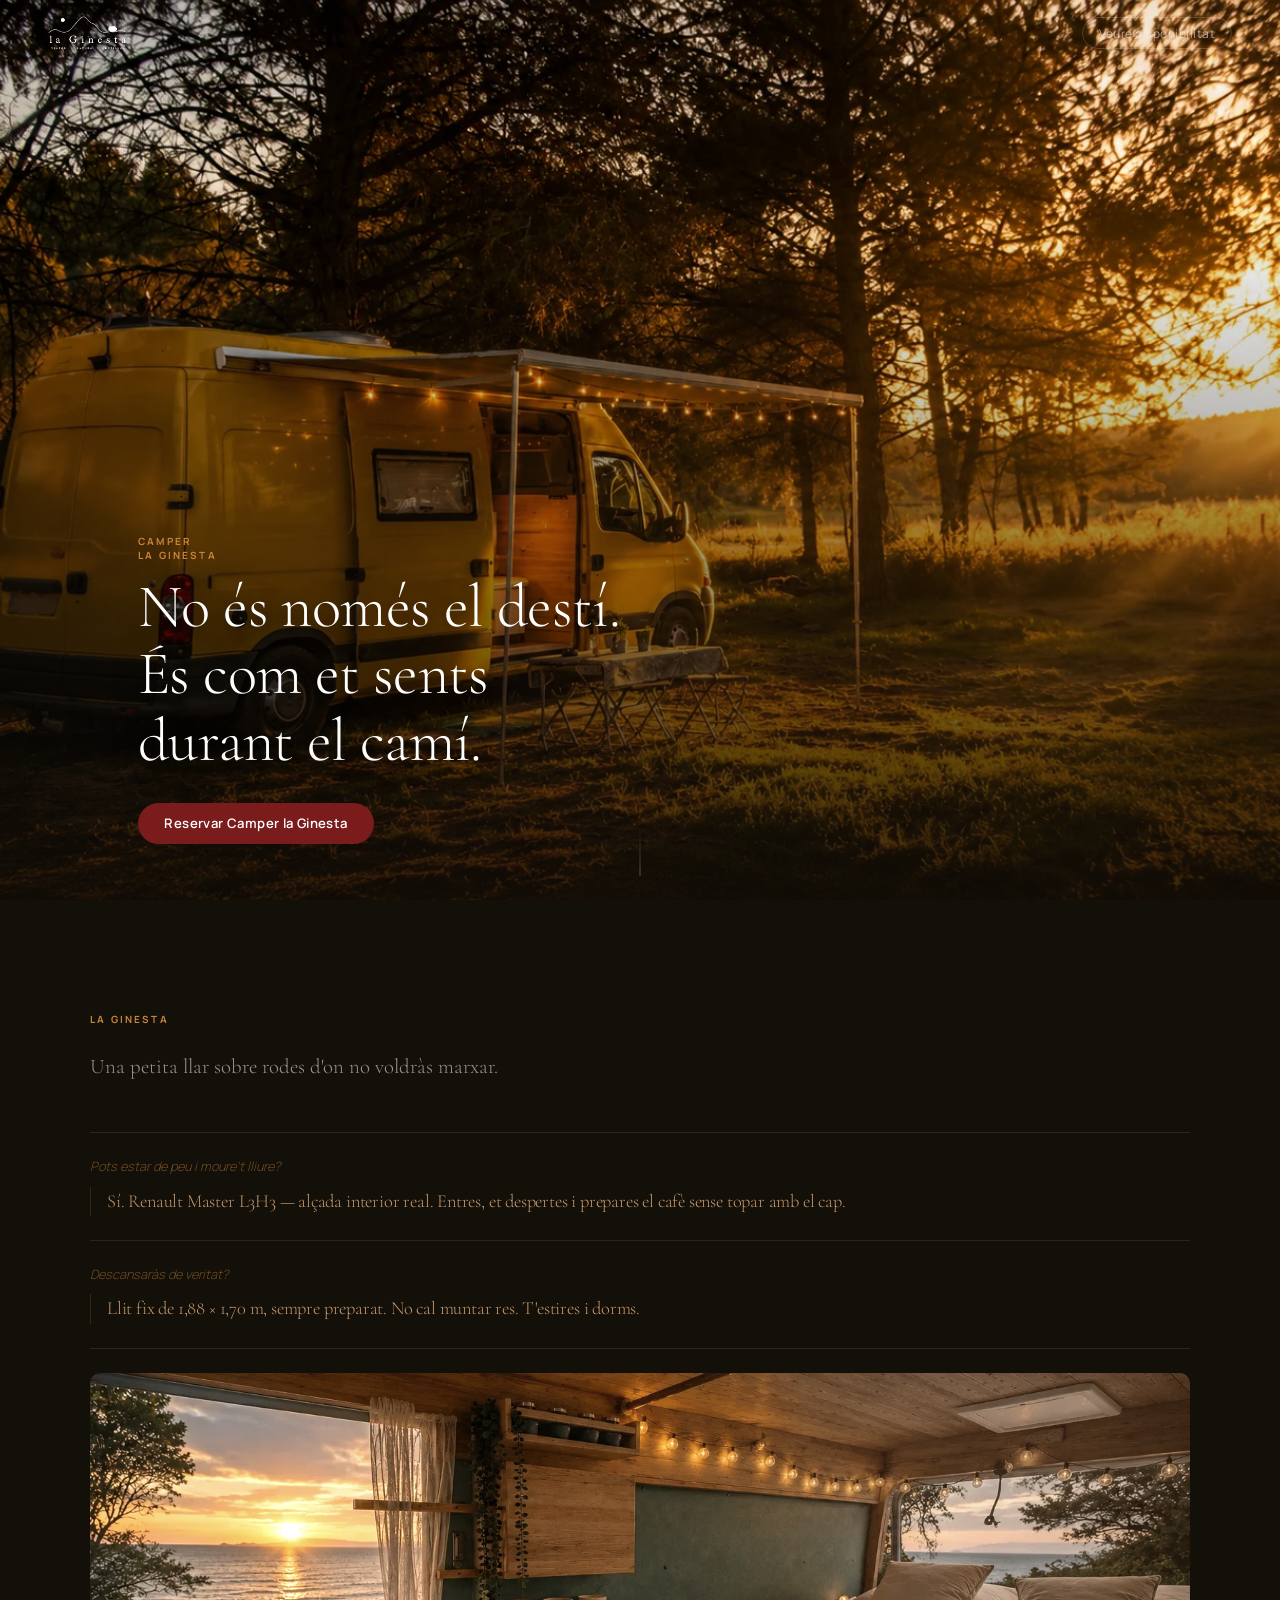
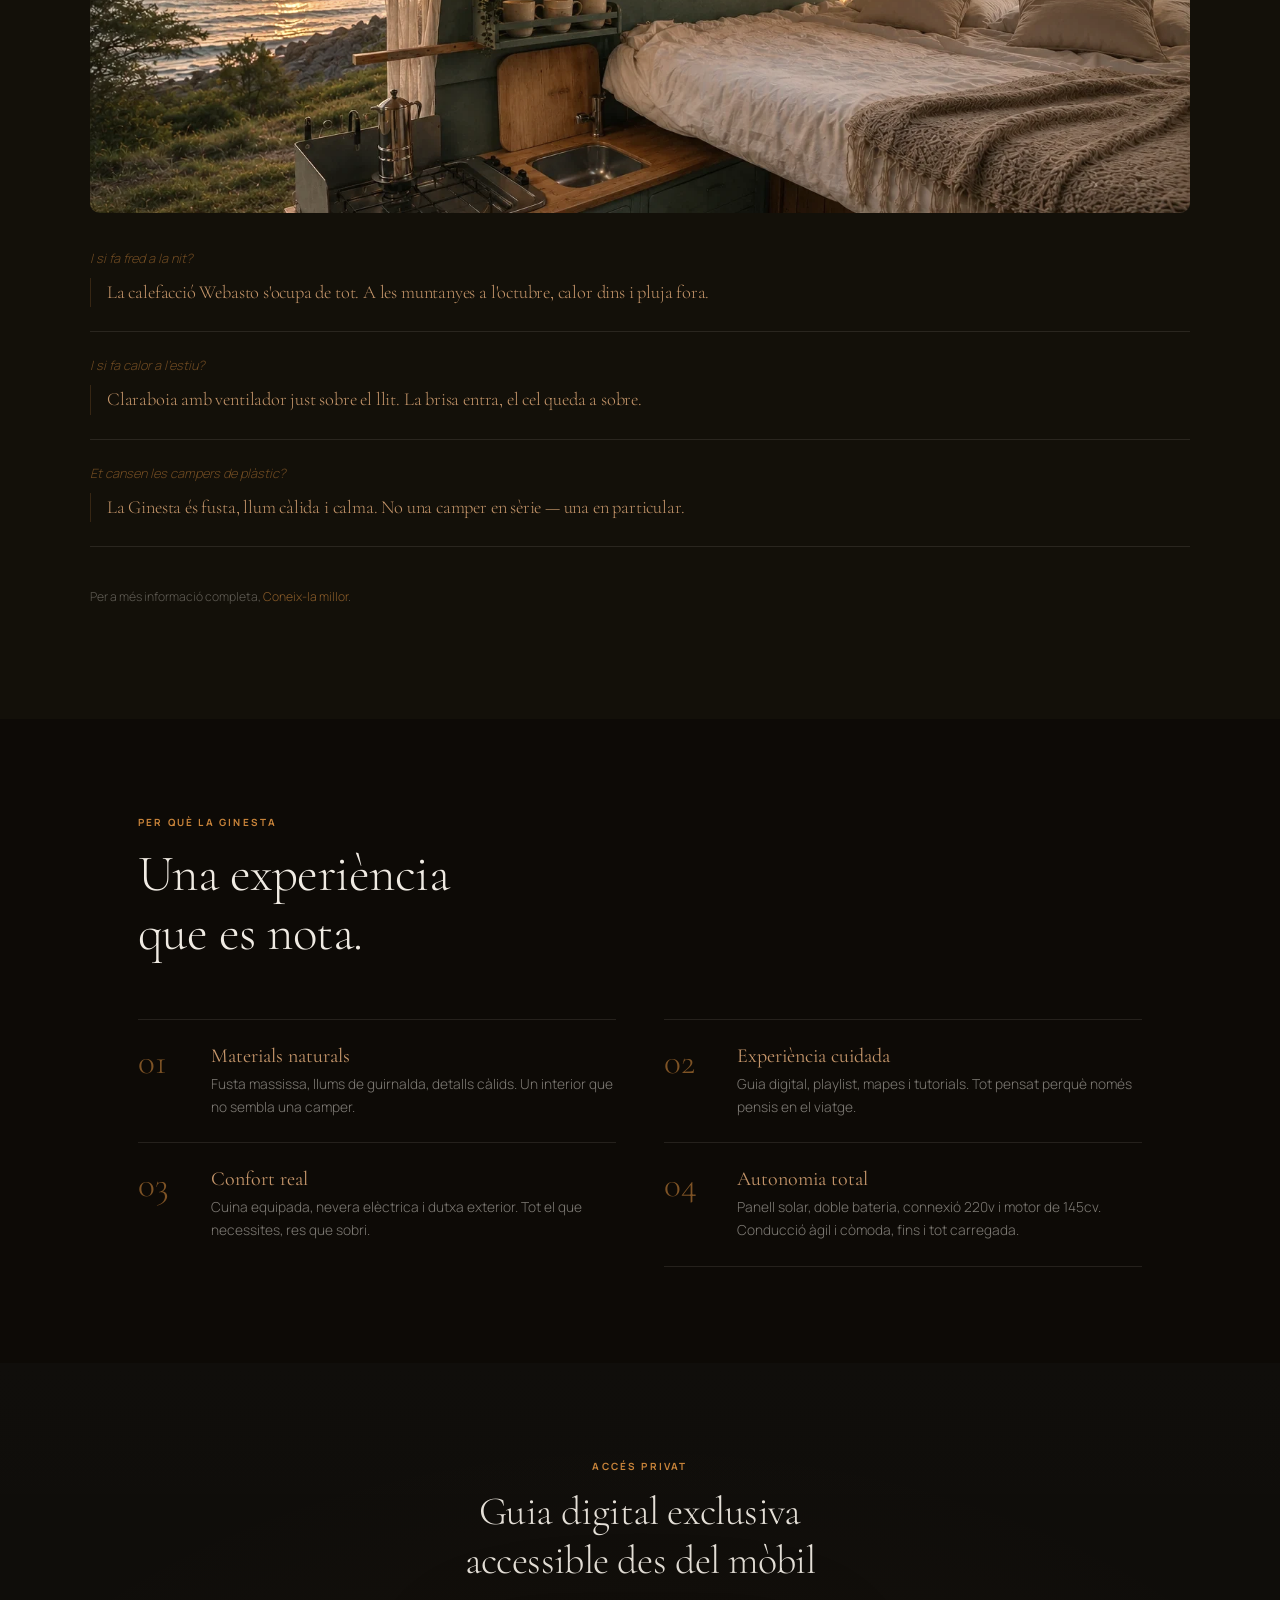
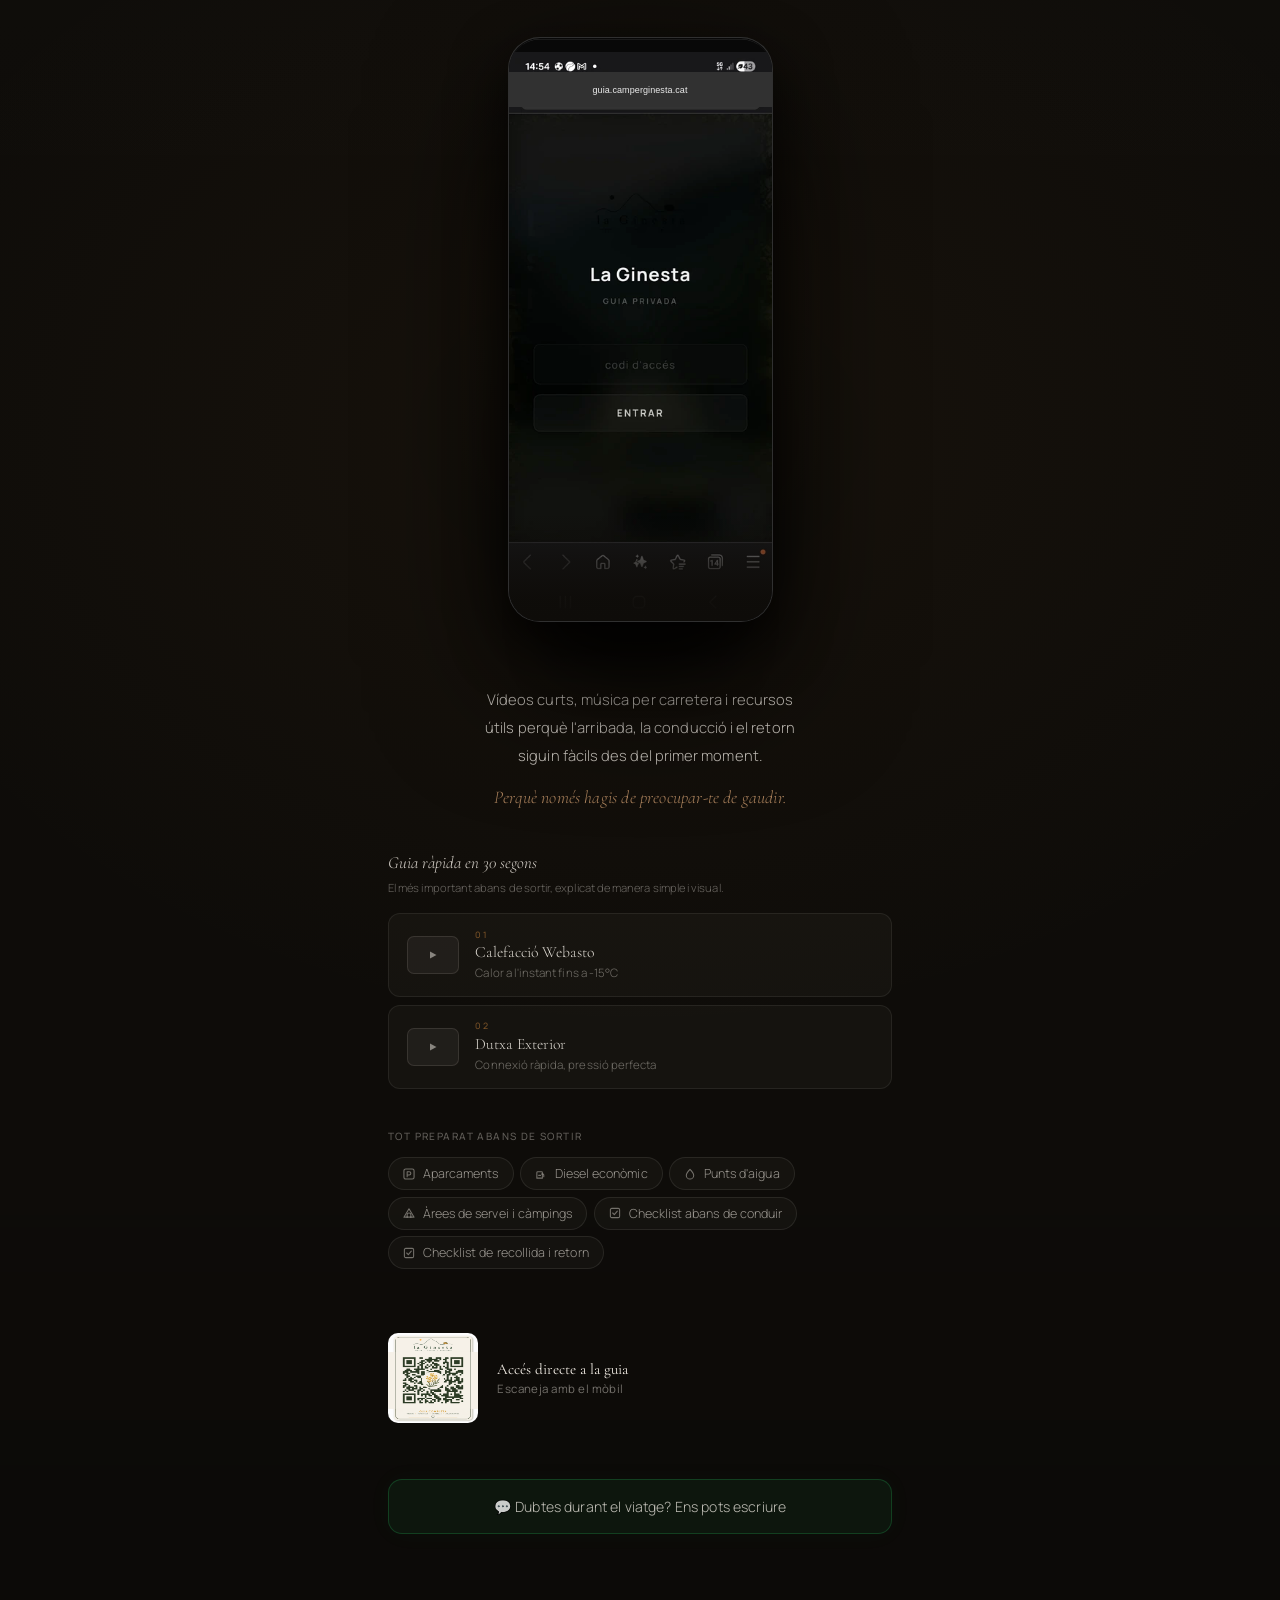
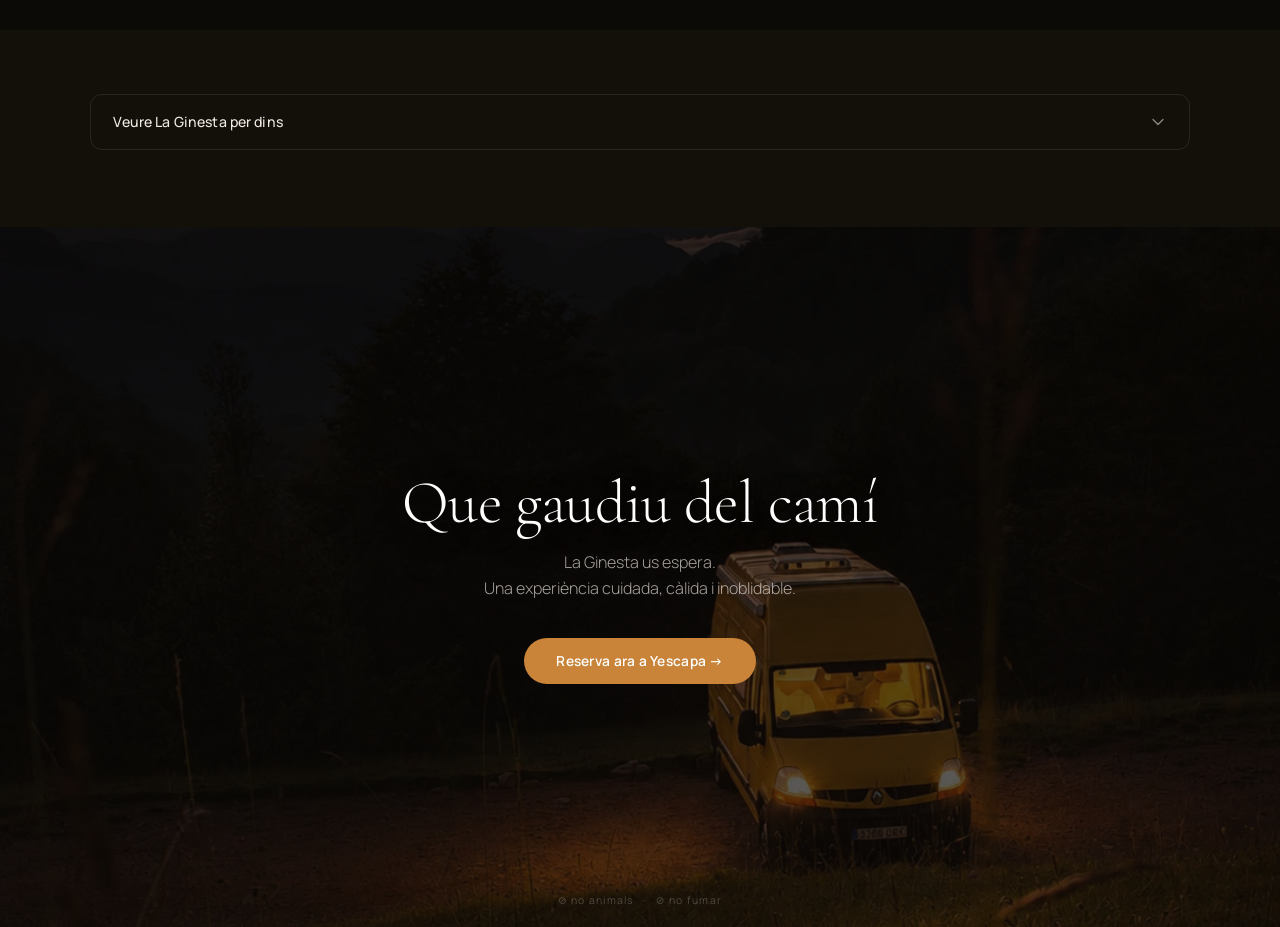
<file: landing.html>
<!DOCTYPE html>
<html lang="ca">
<head>
  <meta charset="UTF-8">
  <meta name="viewport" content="width=device-width, initial-scale=1.0">

  <title>La Ginesta — Camper Premium · Reserva a Yescapa</title>
  <meta name="description" content="La Ginesta, una camper premium amb interior de fusta natural, llit XL i vistes al mar. Una experiència de viatge càlida i cuidada. Reserva a Yescapa.">

  <meta property="og:title" content="La Ginesta — Camper Premium">
  <meta property="og:description" content="Una experiència de viatge càlida, cuidada i cinematogràfica. La teva llar sobre rodes.">
  <meta property="og:image" content="assets/images/camper-ginesta-capvespre-tendal.webp">
  <meta property="og:type" content="website">
  <meta property="og:locale" content="ca_ES">

  <link rel="icon" href="data:image/svg+xml,<svg xmlns='http://www.w3.org/2000/svg' viewBox='0 0 32 32'><text y='28' font-size='28'>🌾</text></svg>">

  <link rel="preconnect" href="https://fonts.googleapis.com">
  <link rel="preconnect" href="https://fonts.gstatic.com" crossorigin>
  <link href="https://fonts.googleapis.com/css2?family=Cormorant+Garamond:ital,wght@0,300;0,400;1,300&family=Manrope:wght@300;400;500;600;700&display=swap" rel="stylesheet">

  <link rel="stylesheet" href="landing.css">
</head>
<body>

  <!-- HEADER -->
  <header class="l-header" id="l-header">
    <a href="#top" aria-label="La Ginesta">
      <img src="assets/logo/logo-la-ginesta-transparent.png" alt="La Ginesta" class="l-logo">
    </a>
    <a href="https://www.yescapa.es/campers/114702" class="l-header-cta" target="_blank" rel="noopener noreferrer">
      Veure disponibilitat
    </a>
  </header>

  <!-- ① HERO -->
  <section class="l-hero" id="top">
    <img
      src="assets/images/camper-ginesta-capvespre-tendal.webp"
      alt="La Ginesta al capvespre sota els arbres amb el tendal estès i llum daurada"
      class="l-hero-img"
      loading="eager"
      fetchpriority="high"
    >
    <div class="l-hero-overlay"></div>
    <div class="l-hero-content">
      <p class="l-hero-eyebrow">CAMPER<br>LA GINESTA</p>
      <h1 class="l-hero-title">No és només el destí.<br>És com et sents<br>durant el camí.</h1>
      <a href="https://www.yescapa.es/campers/114702" class="l-cta-primary" target="_blank" rel="noopener noreferrer">
        Reservar Camper la Ginesta
      </a>
    </div>
    <div class="l-hero-scroll" aria-hidden="true"><span></span></div>
  </section>

  <!-- ② INTRO CAMPER — Un espai que et convida a quedar-te. -->
  <section class="l-specs fade-in">
    <div class="l-specs-grid">
      <div class="l-specs-text">
        <p class="l-sec-label">LA GINESTA</p>
        <p class="l-specs-intro">Una petita llar sobre rodes d'on no voldràs marxar.</p>
        <div class="l-qa-list">
          <div class="l-qa">
            <p class="l-qa-q">Pots estar de peu i moure't lliure?</p>
            <p class="l-qa-a">Sí. Renault Master L3H3 — alçada interior real. Entres, et despertes i prepares el cafè sense topar amb el cap.</p>
          </div>
          <div class="l-qa">
            <p class="l-qa-q">Descansaràs de veritat?</p>
            <p class="l-qa-a">Llit fix de 1,88 × 1,70 m, sempre preparat. No cal muntar res. T'estires i dorms.</p>
          </div>
          <img src="assets/images/interior-sunset-panoramic.webp" alt="Interior de La Ginesta al capvespre — llit, cuina i mar al fons" class="l-qa-break-img" loading="lazy">
          <div class="l-qa">
            <p class="l-qa-q">I si fa fred a la nit?</p>
            <p class="l-qa-a">La calefacció Webasto s'ocupa de tot. A les muntanyes a l'octubre, calor dins i pluja fora.</p>
          </div>
          <div class="l-qa">
            <p class="l-qa-q">I si fa calor a l'estiu?</p>
            <p class="l-qa-a">Claraboia amb ventilador just sobre el llit. La brisa entra, el cel queda a sobre.</p>
          </div>
          <div class="l-qa">
            <p class="l-qa-q">Et cansen les campers de plàstic?</p>
            <p class="l-qa-a">La Ginesta és fusta, llum càlida i calma. No una camper en sèrie — una en particular.</p>
          </div>
        </div>
        <p class="l-specs-footer">Per a més informació completa, <a href="https://www.yescapa.es/campers/114702" target="_blank" rel="noopener noreferrer">Coneix-la millor</a>.</p>
      </div>
    </div>
  </section>

  <!-- ③ PER QUÈ LA GINESTA -->
  <section class="l-why fade-in">
    <div class="l-why-intro">
      <p class="l-sec-label">PER QUÈ LA GINESTA</p>
      <h2 class="l-why-title">Una experiència<br>que es nota.</h2>
    </div>
    <div class="l-features">
      <div class="l-feature">
        <span class="l-feature-num">01</span>
        <div class="l-feature-body">
          <h3 class="l-feature-name">Materials naturals</h3>
          <p class="l-feature-desc">Fusta massissa, llums de guirnalda, detalls càlids. Un interior que no sembla una camper.</p>
        </div>
      </div>
      <div class="l-feature">
        <span class="l-feature-num">02</span>
        <div class="l-feature-body">
          <h3 class="l-feature-name">Experiència cuidada</h3>
          <p class="l-feature-desc">Guia digital, playlist, mapes i tutorials. Tot pensat perquè només pensis en el viatge.</p>
        </div>
      </div>
      <div class="l-feature">
        <span class="l-feature-num">03</span>
        <div class="l-feature-body">
          <h3 class="l-feature-name">Confort real</h3>
          <p class="l-feature-desc">Cuina equipada, nevera elèctrica i dutxa exterior. Tot el que necessites, res que sobri.</p>
        </div>
      </div>
      <div class="l-feature">
        <span class="l-feature-num">04</span>
        <div class="l-feature-body">
          <h3 class="l-feature-name">Autonomia total</h3>
          <p class="l-feature-desc">Panell solar, doble bateria, connexió 220v i motor de 145cv. Conducció àgil i còmoda, fins i tot carregada.</p>
        </div>
      </div>
    </div>
  </section>

  <!-- ④ FOTO HUMANA — de moment sense foto -->

  <!-- ⑤ ACCÉS PRIVAT / L'EXPERIÈNCIA -->
  <section class="l-easy fade-in">
    <div class="l-easy-wrap">

      <div class="l-easy-header">
        <p class="l-sec-label">ACCÉS PRIVAT</p>
        <h2 class="l-easy-title">Guia digital exclusiva<br>accessible des del mòbil</h2>
      </div>

      <div class="l-easy-phone">
        <div class="l-phone-glow"></div>
        <div class="l-iphone l-iphone--hero">
          <img src="assets/images/exp-guia-privada-login.webp" alt="Accés privat — guia La Ginesta" loading="lazy">
          <div class="l-phone-chrome" aria-hidden="true">
            <div class="l-phone-url-cover"><span>guia.camperginesta.cat</span></div>
            <div class="l-phone-bottom-fade"></div>
          </div>
        </div>
      </div>

      <div class="l-easy-sub">
        <p class="l-easy-body">Vídeos curts, música per carretera i recursos útils perquè l'arribada, la conducció i el retorn siguin fàcils des del primer moment.</p>
        <p class="l-easy-tagline">Perquè només hagis de preocupar-te de gaudir.</p>
      </div>

      <div class="l-easy-tutorials">
        <div class="l-tut-header">
          <p class="l-tut-header-title">Guia ràpida en 30 segons</p>
          <p class="l-tut-header-sub">El més important abans de sortir, explicat de manera simple i visual.</p>
        </div>
        <div class="l-tut-card">
          <div class="l-tut-play" aria-hidden="true">
            <svg width="12" height="12" viewBox="0 0 12 12" fill="none">
              <path d="M3 2.5L9.5 6 3 9.5V2.5Z" fill="currentColor"/>
            </svg>
          </div>
          <div class="l-tut-text">
            <span class="l-tut-num">01</span>
            <h3 class="l-tut-name">Calefacció Webasto</h3>
            <p class="l-tut-sub">Calor a l'instant fins a -15°C</p>
          </div>
        </div>
        <div class="l-tut-card">
          <div class="l-tut-play" aria-hidden="true">
            <svg width="12" height="12" viewBox="0 0 12 12" fill="none">
              <path d="M3 2.5L9.5 6 3 9.5V2.5Z" fill="currentColor"/>
            </svg>
          </div>
          <div class="l-tut-text">
            <span class="l-tut-num">02</span>
            <h3 class="l-tut-name">Dutxa Exterior</h3>
            <p class="l-tut-sub">Connexió ràpida, pressió perfecta</p>
          </div>
        </div>
      </div>

      <div class="l-easy-resources">
        <p class="l-easy-res-label">Tot preparat abans de sortir</p>
        <div class="l-easy-pills">
          <span class="l-easy-pill">
            <svg class="l-pill-icon" aria-hidden="true" viewBox="0 0 13 13" fill="none" stroke="currentColor" stroke-width="1.15" stroke-linecap="round" stroke-linejoin="round">
              <rect x="1" y="1" width="11" height="11" rx="2"/>
              <path d="M4.5 9.5V4h2.2a1.8 1.8 0 0 1 0 3.6H4.5"/>
            </svg>
            Aparcaments
          </span>
          <span class="l-easy-pill">
            <svg class="l-pill-icon" aria-hidden="true" viewBox="0 0 13 13" fill="none" stroke="currentColor" stroke-width="1.15" stroke-linecap="round" stroke-linejoin="round">
              <path d="M2 11V5a1 1 0 0 1 1-1h4a1 1 0 0 1 1 1v6M2 11h6"/>
              <path d="M7 6.5h1.5a1 1 0 0 1 1 1V9.5"/>
              <path d="M4 8h2"/>
            </svg>
            Diesel econòmic
          </span>
          <span class="l-easy-pill">
            <svg class="l-pill-icon" aria-hidden="true" viewBox="0 0 13 13" fill="none" stroke="currentColor" stroke-width="1.15" stroke-linecap="round" stroke-linejoin="round">
              <path d="M6.5 1.5C6.5 1.5 2.5 5.5 2.5 8a4 4 0 0 0 8 0c0-2.5-4-6.5-4-6.5Z"/>
            </svg>
            Punts d'aigua
          </span>
          <span class="l-easy-pill">
            <svg class="l-pill-icon" aria-hidden="true" viewBox="0 0 13 13" fill="none" stroke="currentColor" stroke-width="1.15" stroke-linecap="round" stroke-linejoin="round">
              <path d="M1 11L6.5 2 12 11H1Z"/>
              <path d="M4.5 11V8.5a2 2 0 0 1 4 0V11"/>
            </svg>
            Àrees de servei i càmpings
          </span>
          <span class="l-easy-pill">
            <svg class="l-pill-icon" aria-hidden="true" viewBox="0 0 13 13" fill="none" stroke="currentColor" stroke-width="1.15" stroke-linecap="round" stroke-linejoin="round">
              <rect x="1.5" y="1.5" width="10" height="10" rx="1.5"/>
              <path d="M4 6.5l1.75 1.75L9 4.5"/>
            </svg>
            Checklist abans de conduir
          </span>
          <span class="l-easy-pill">
            <svg class="l-pill-icon" aria-hidden="true" viewBox="0 0 13 13" fill="none" stroke="currentColor" stroke-width="1.15" stroke-linecap="round" stroke-linejoin="round">
              <rect x="1.5" y="1.5" width="10" height="10" rx="1.5"/>
              <path d="M4 6.5l1.75 1.75L9 4.5"/>
            </svg>
            Checklist de recollida i retorn
          </span>
        </div>
      </div>

      <div class="l-easy-qr">
        <img src="assets/images/qr-guia-ginesta.webp" alt="QR accés guia La Ginesta" class="l-qr-img" loading="lazy">
        <div class="l-qr-text">
          <p class="l-qr-label">Accés directe a la guia</p>
          <p class="l-qr-hint">Escaneja amb el mòbil</p>
        </div>
      </div>

      <div class="l-easy-wa">
        <span class="l-easy-wa-pill">💬 Dubtes durant el viatge? Ens pots escriure</span>
      </div>

    </div>
  </section>

  <!-- ⑥ GALERIA DESPLEGABLE -->
  <section class="l-gallery fade-in">
    <div class="l-gallery-inner">
      <button class="l-gallery-toggle" id="galleryToggle" aria-expanded="false">
        <span>Veure La Ginesta per dins</span>
        <svg width="18" height="18" viewBox="0 0 18 18" fill="none" aria-hidden="true">
          <path d="M4 6.5L9 11.5L14 6.5" stroke="currentColor" stroke-width="1.3" stroke-linecap="round" stroke-linejoin="round"/>
        </svg>
      </button>
      <div class="l-gallery-grid" id="galleryGrid" aria-hidden="true">
        <div class="l-gal-item">
          <img src="assets/images/interior-llit-claraboia.webp" alt="Llit amb claraboia — La Ginesta" loading="lazy">
        </div>
        <div class="l-gal-item">
          <img src="assets/images/interior-cuina-nevera.webp" alt="Cuina i nevera interior La Ginesta" loading="lazy">
        </div>
        <div class="l-gal-item">
          <img src="assets/images/interior-taula-menjador.webp" alt="Zona de menjador La Ginesta" loading="lazy">
        </div>
        <div class="l-gal-item">
          <img src="assets/images/exterior-furgo-platja.webp" alt="La Ginesta a la platja" loading="lazy">
        </div>
        <div class="l-gal-item">
          <img src="assets/images/exterior-furgo-muntanyes.webp" alt="La Ginesta a les muntanyes" loading="lazy">
        </div>
        <div class="l-gal-item">
          <img src="assets/images/interior-posterior-bicicletes.webp" alt="Interior posterior i bicicletes La Ginesta" loading="lazy">
        </div>
      </div>
    </div>
  </section>

  <!-- ⑦ FAREWELL — tancament emocional -->
  <section class="l-farewell fade-in">
    <img
      src="assets/images/exterior-nit-muntanyes.webp"
      alt="La Ginesta de nit a les muntanyes"
      class="l-farewell-img"
      loading="lazy"
    >
    <div class="l-farewell-overlay"></div>
    <div class="l-farewell-content">
      <h2 class="l-farewell-title">Que gaudiu del camí</h2>
      <p class="l-farewell-sub">La Ginesta us espera.<br>Una experiència cuidada, càlida i inoblidable.</p>
      <a href="https://www.yescapa.es/campers/114702" class="l-farewell-cta" target="_blank" rel="noopener noreferrer">
        Reserva ara a Yescapa →
      </a>
    </div>
    <p class="l-normes">⊘ no animals &ensp;·&ensp; ⊘ no fumar</p>
  </section>

  <script>
    /* Header scroll */
    const hdr = document.getElementById('l-header');
    window.addEventListener('scroll', () => {
      hdr.classList.toggle('scrolled', window.scrollY > 60);
    }, { passive: true });

    /* Fade in */
    const obs = new IntersectionObserver(entries => {
      entries.forEach(e => {
        if (e.isIntersecting) { e.target.classList.add('visible'); obs.unobserve(e.target); }
      });
    }, { threshold: 0.06 });
    document.querySelectorAll('.fade-in').forEach(el => obs.observe(el));

    /* Galeria desplegable */
    const toggle = document.getElementById('galleryToggle');
    const grid   = document.getElementById('galleryGrid');
    toggle.addEventListener('click', () => {
      const open = toggle.getAttribute('aria-expanded') === 'true';
      toggle.setAttribute('aria-expanded', String(!open));
      grid.setAttribute('aria-hidden', String(open));
      grid.classList.toggle('open', !open);
      toggle.classList.toggle('open', !open);
    });
  </script>

</body>
</html>
</file>
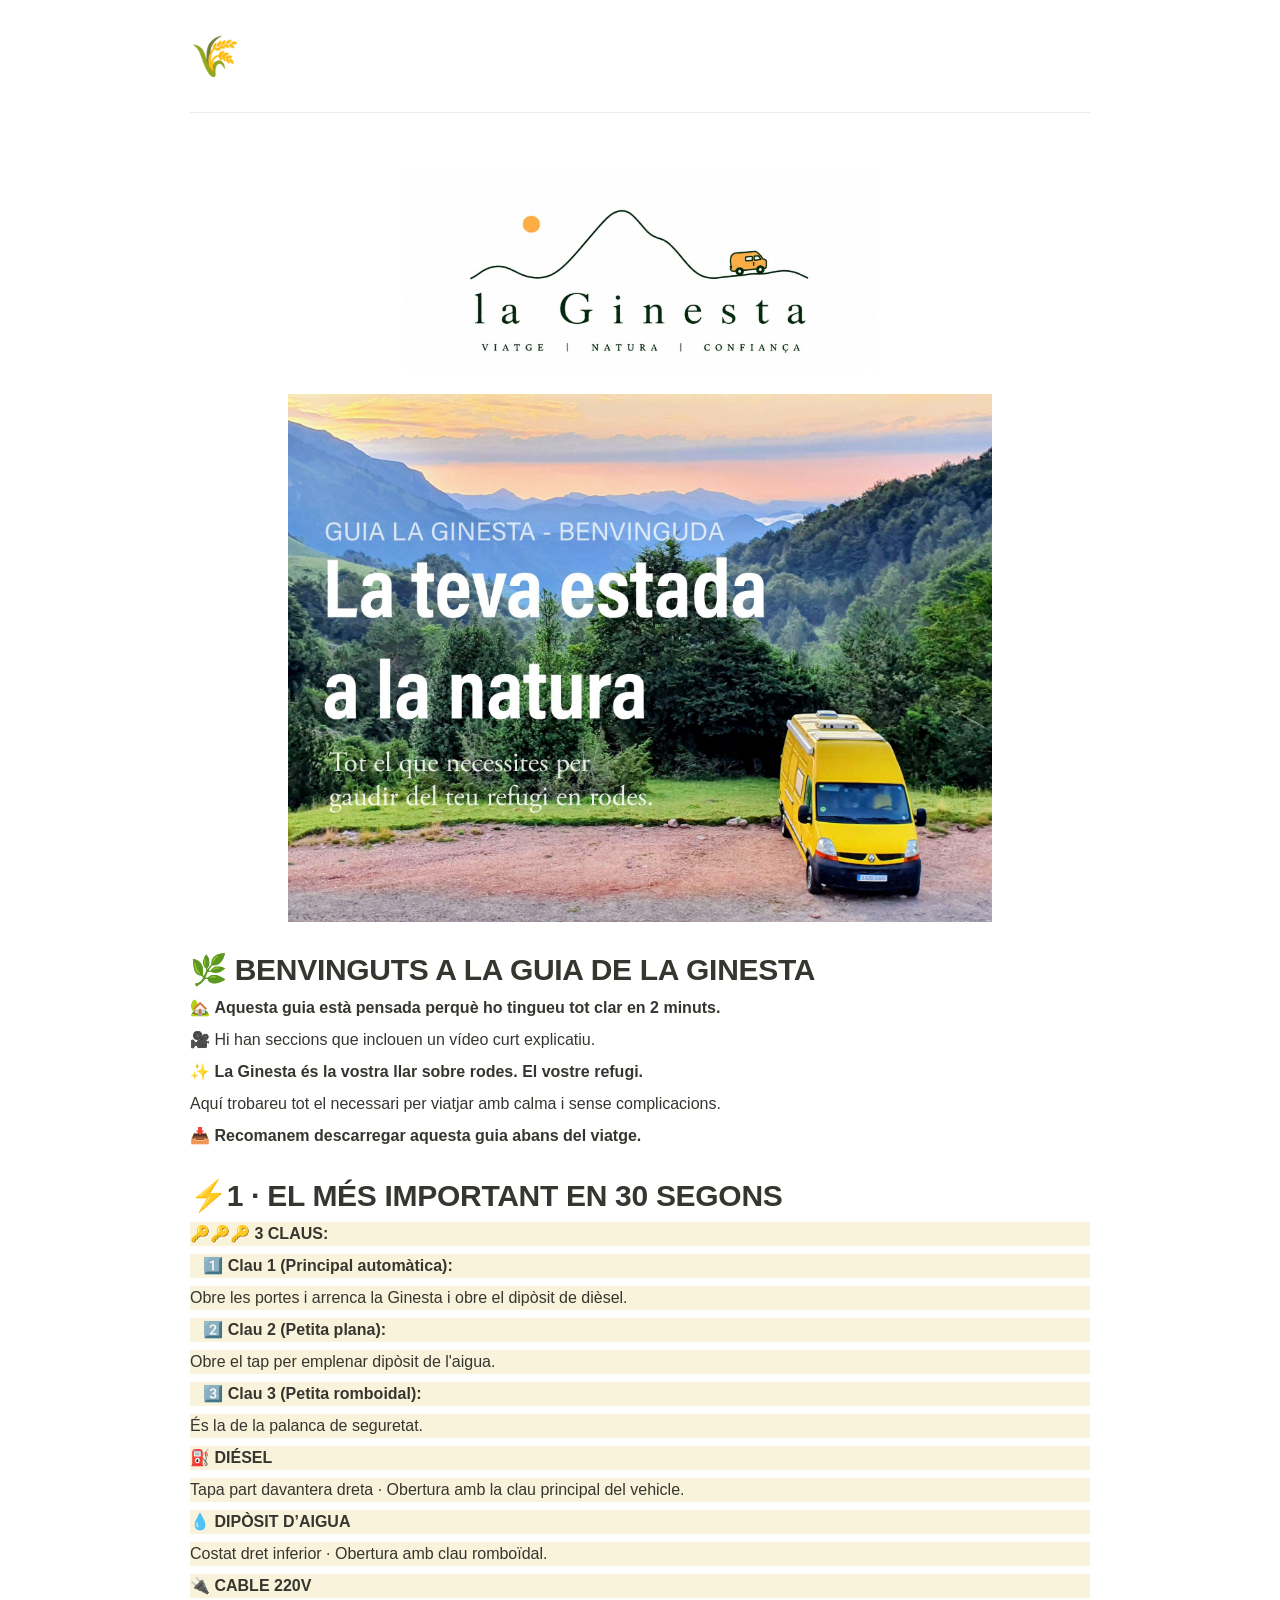
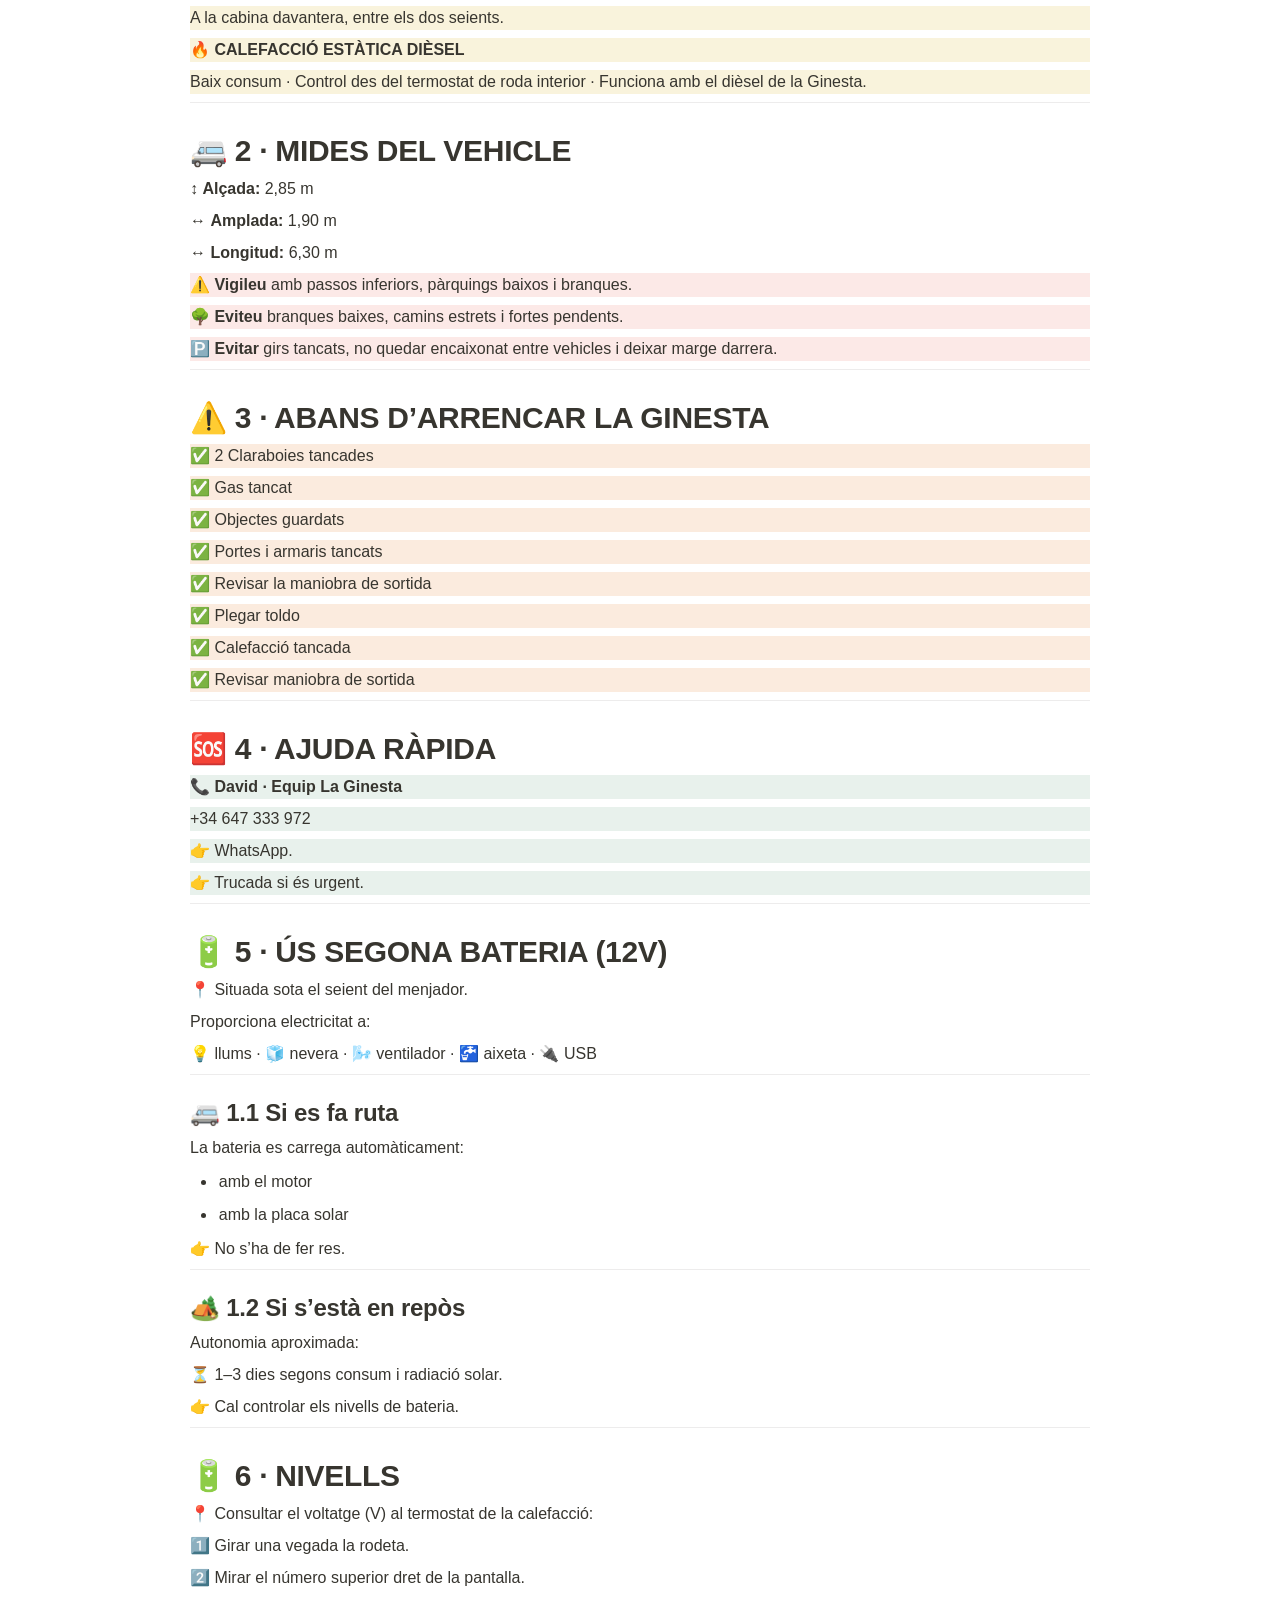
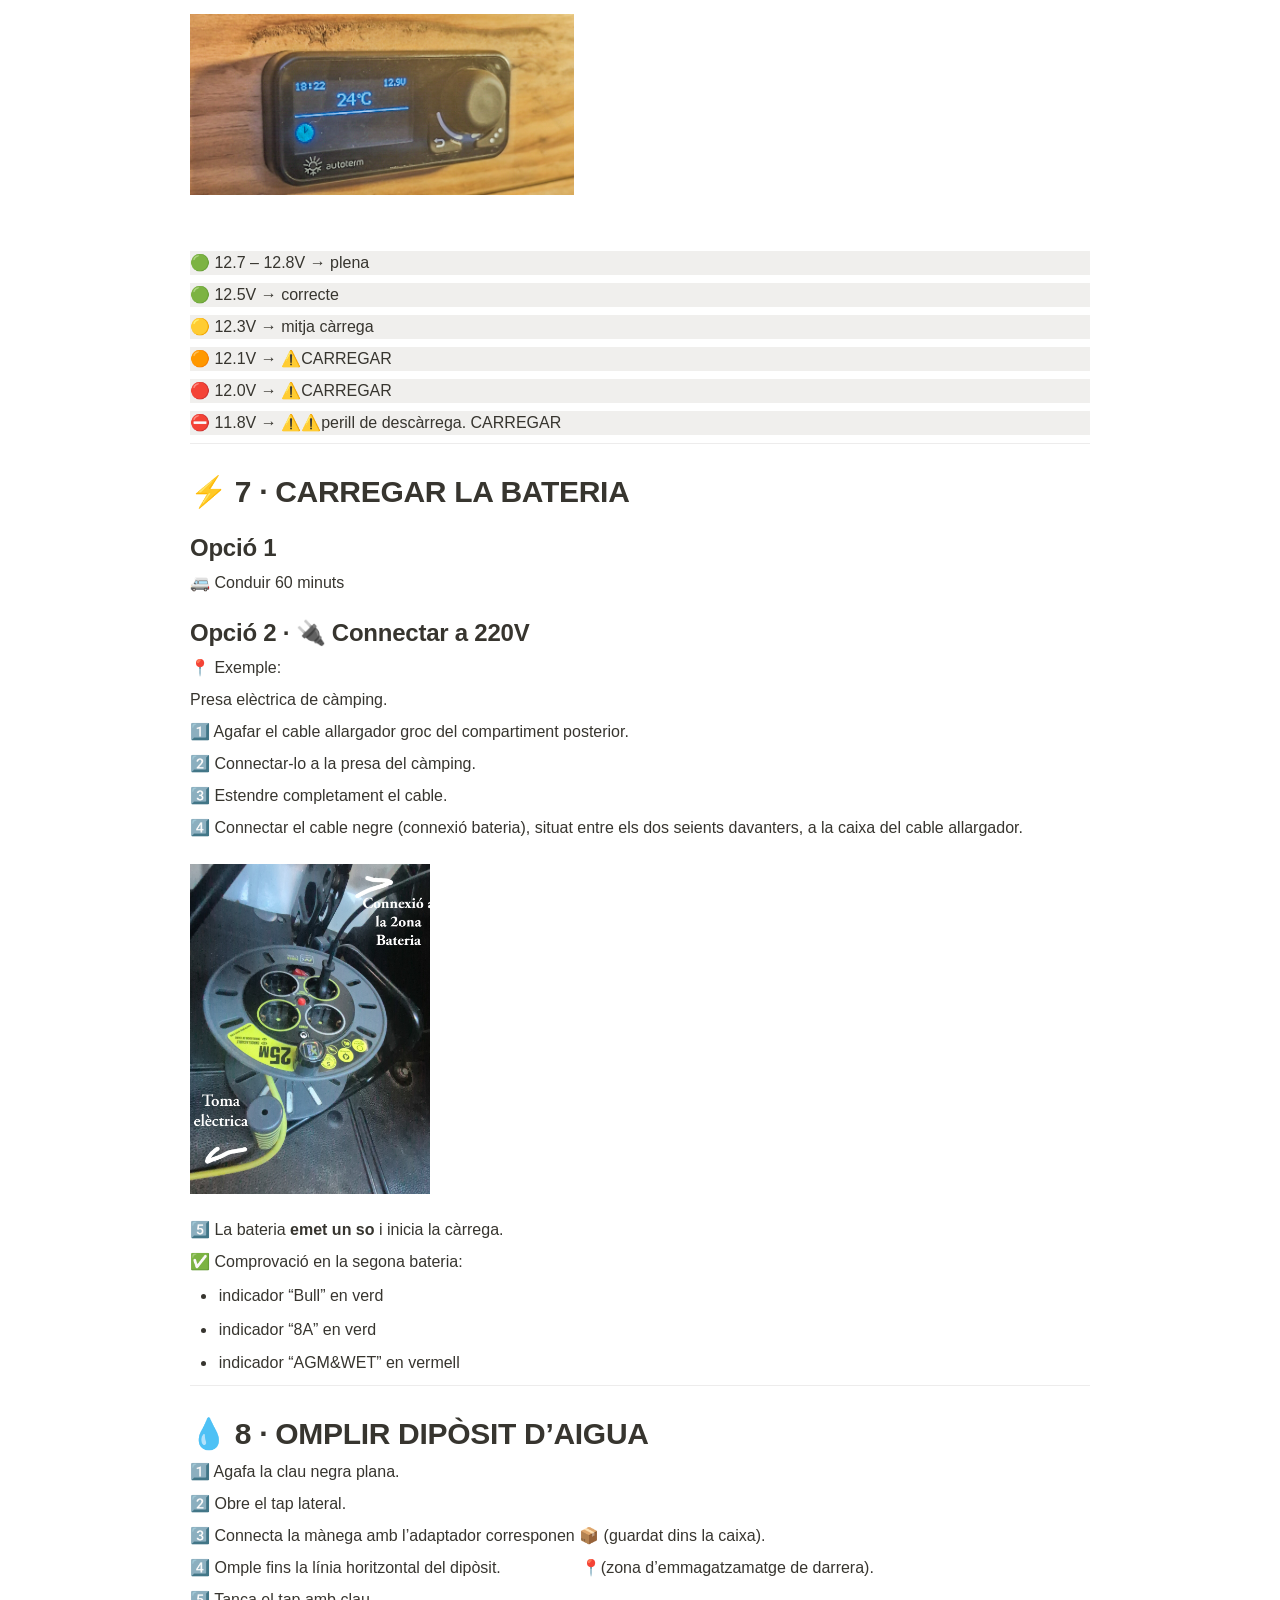
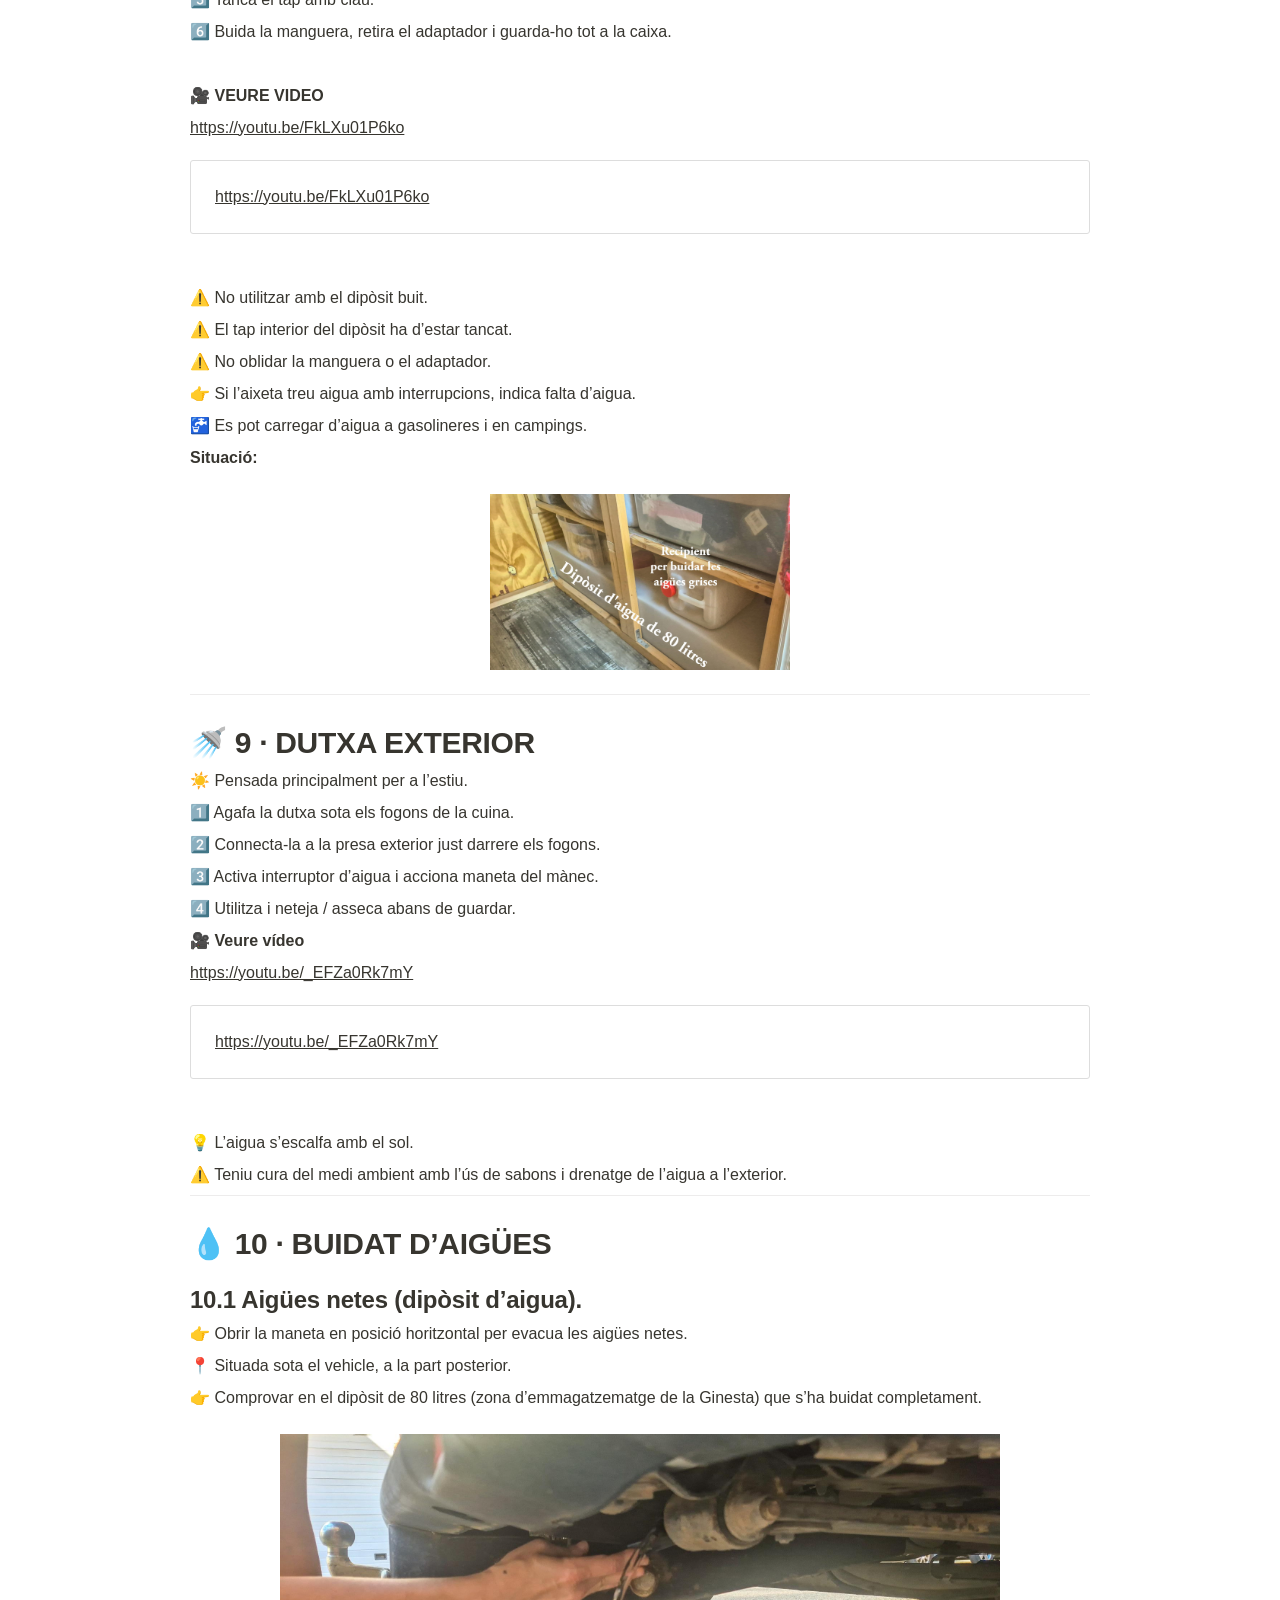
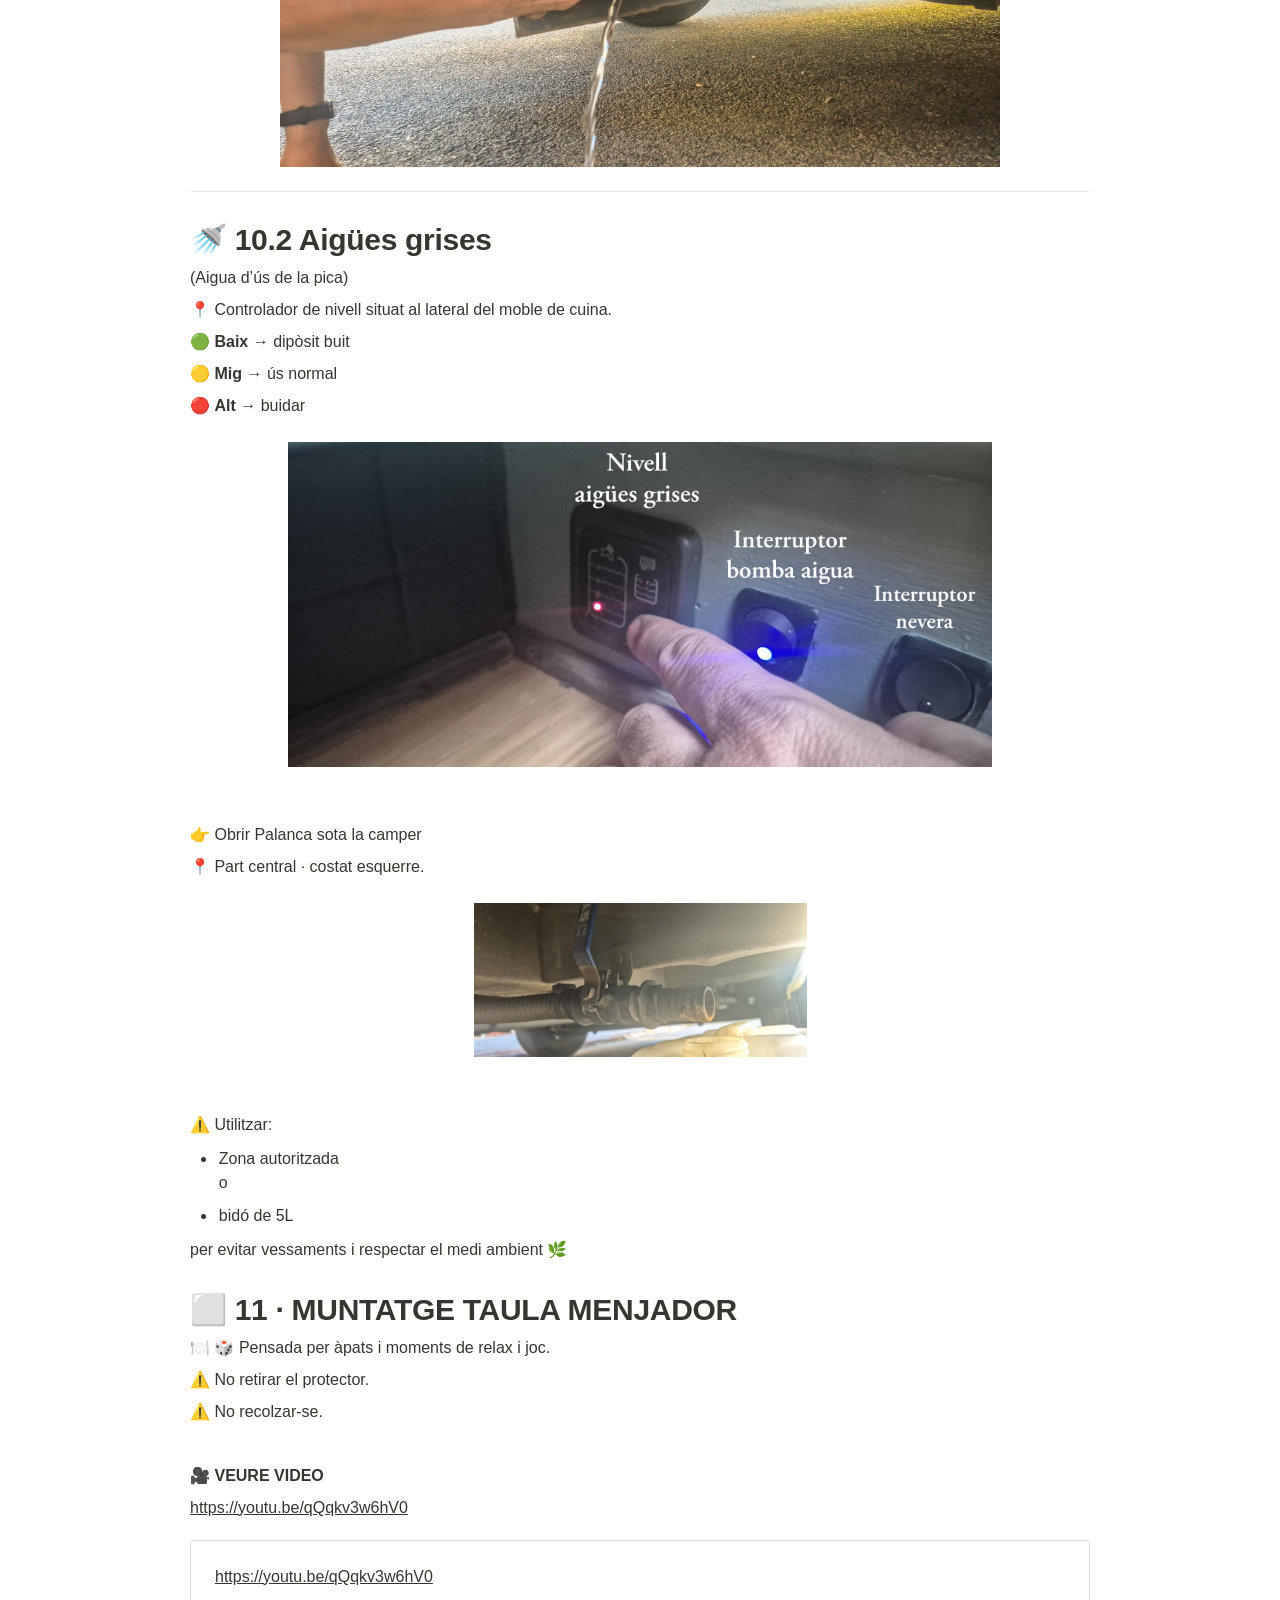
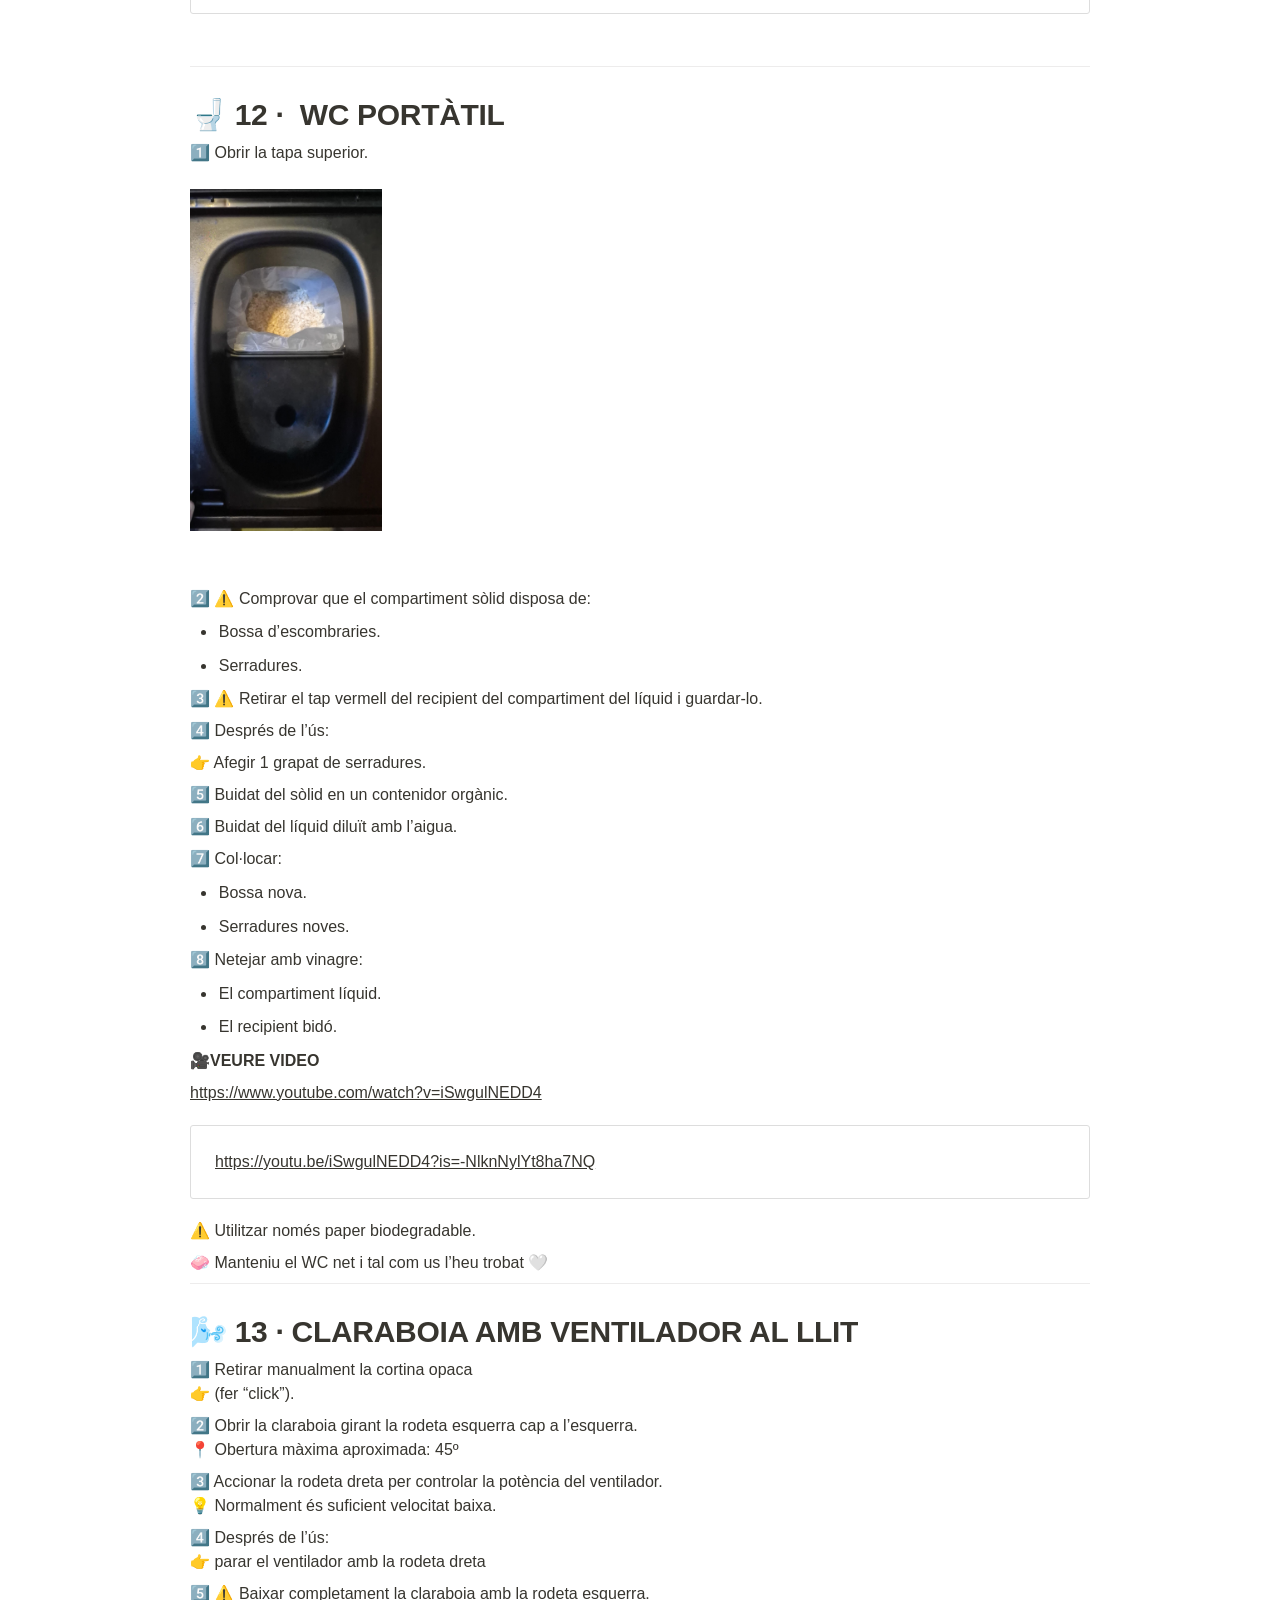
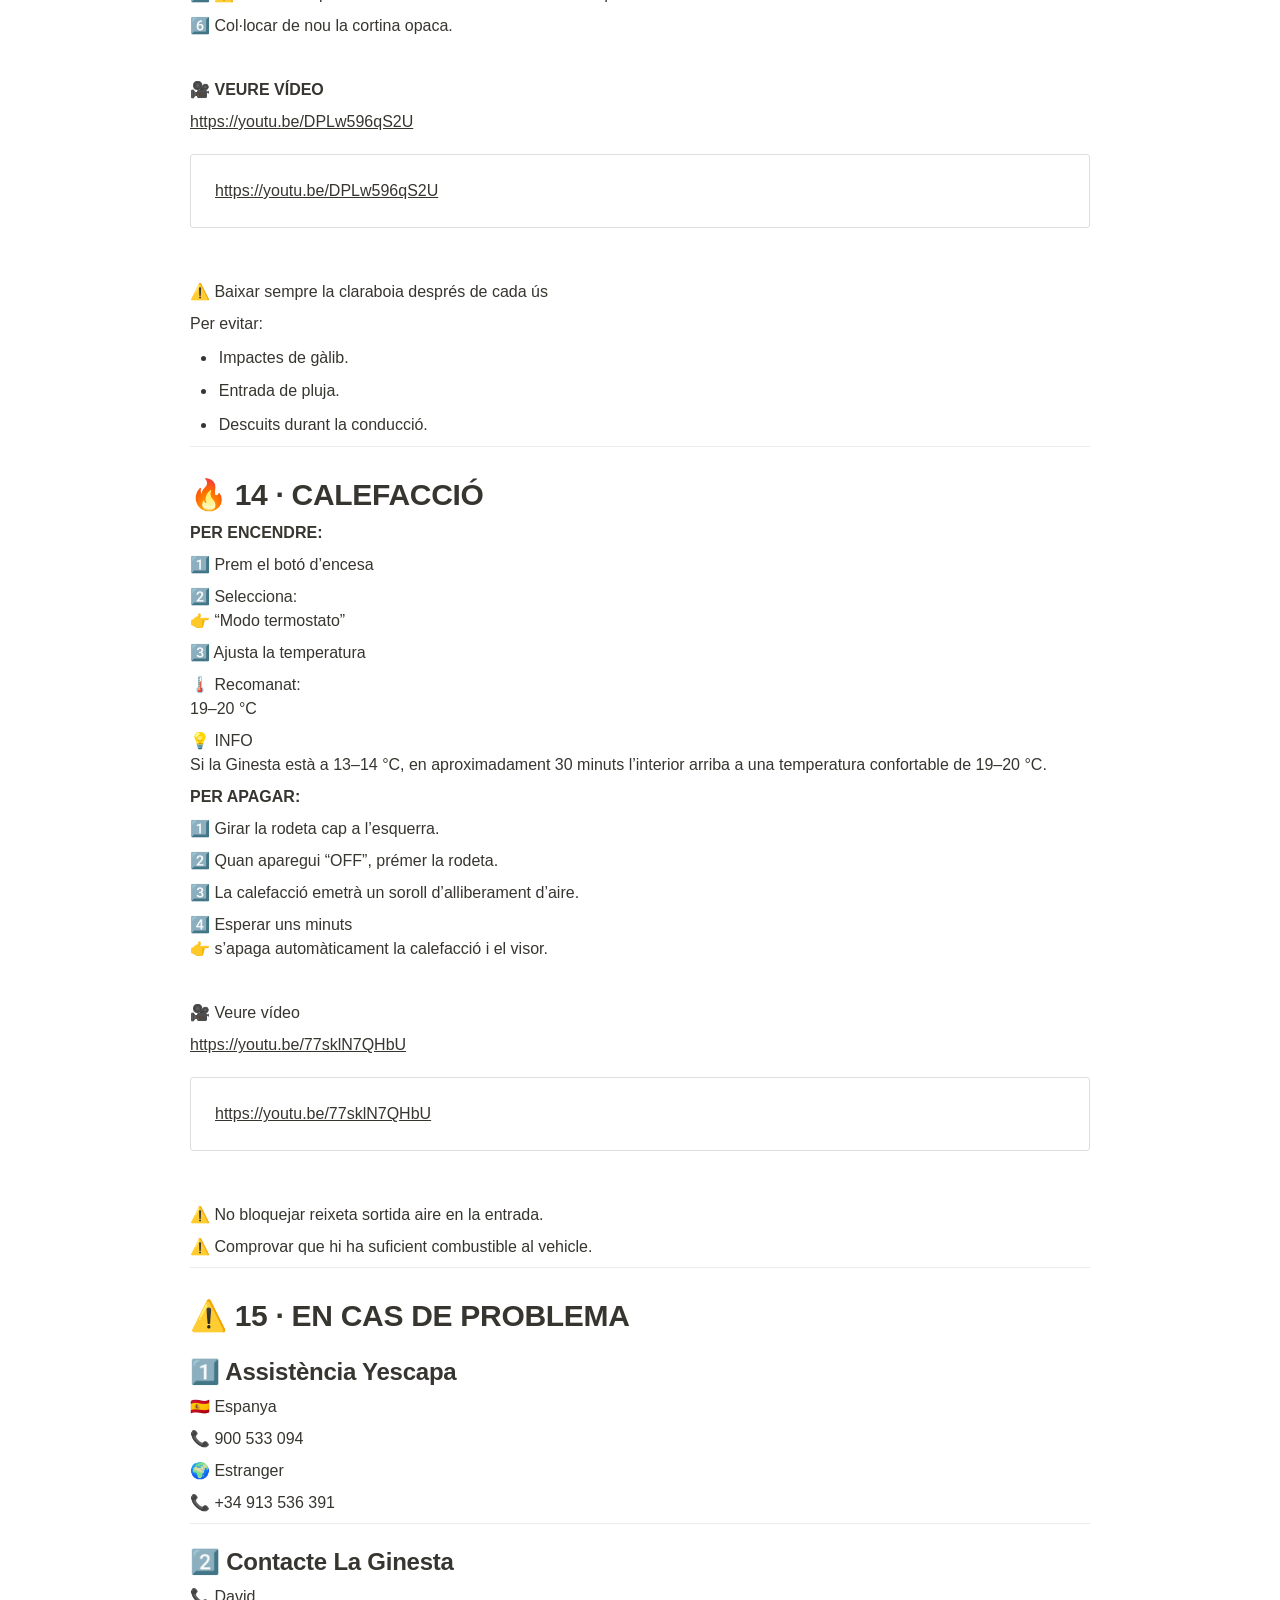
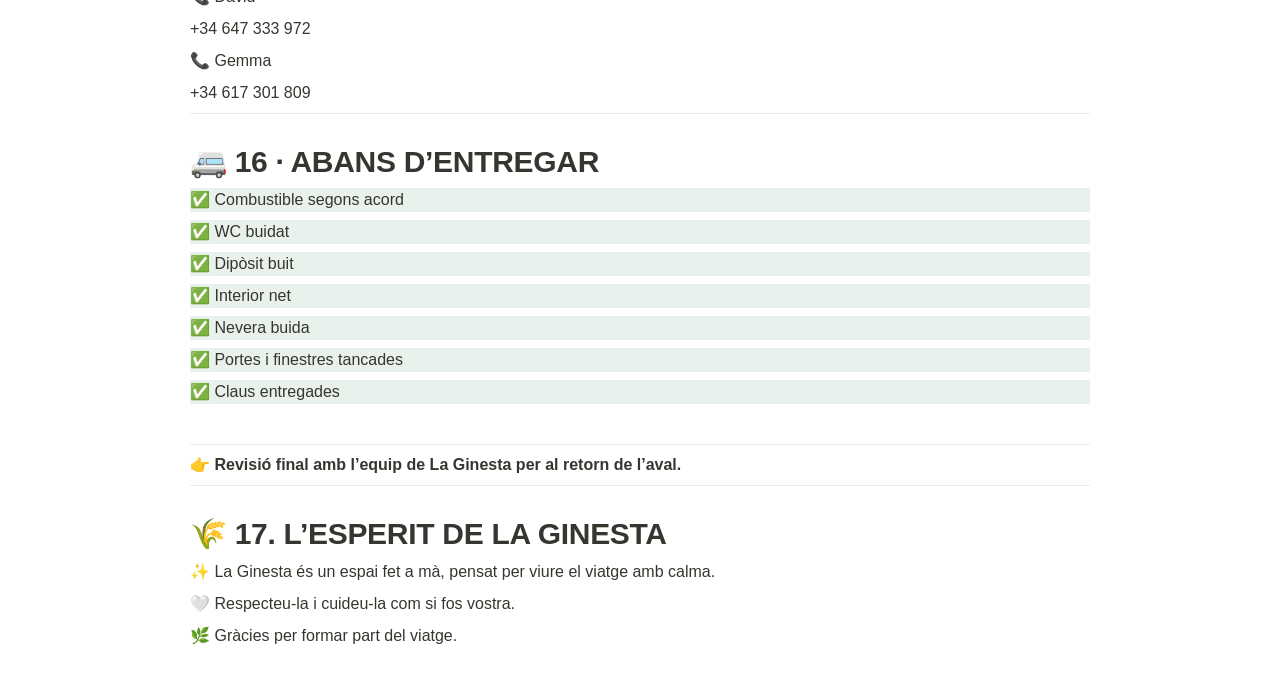
<file: docs/notion-export/🌾 35c013ceeb5b803cb6aafc8ebba309e2.html>
<html><head><meta http-equiv="Content-Type" content="text/html; charset=utf-8"/><title>🌾</title><style>
/* cspell:disable-file */
/* webkit printing magic: print all background colors */
html {
	-webkit-print-color-adjust: exact;
}
* {
	box-sizing: border-box;
	-webkit-print-color-adjust: exact;
}

html,
body {
	margin: 0;
	padding: 0;
}
@media only screen {
	body {
		margin: 2em auto;
		max-width: 900px;
		color: rgb(55, 53, 47);
	}
}

body {
	line-height: 1.5;
	white-space: pre-wrap;
}

a,
a.visited {
	color: inherit;
	text-decoration: underline;
}

.pdf-relative-link-path {
	font-size: 80%;
	color: #444;
}

h1,
h2,
h3 {
	letter-spacing: -0.01em;
	line-height: 1.2;
	font-weight: 600;
	margin-bottom: 0;
}

/* Override strong tags inside headings to maintain consistent weight */
h1 strong,
h2 strong,
h3 strong {
	font-weight: 600;
}

.page-title {
	font-size: 2.5rem;
	font-weight: 700;
	margin-top: 0;
	margin-bottom: 0.75em;
}

h1 {
	font-size: 1.875rem;
	margin-top: 1.875rem;
}

h2 {
	font-size: 1.5rem;
	margin-top: 1.5rem;
}

h3 {
	font-size: 1.25rem;
	margin-top: 1.25rem;
}

.source {
	border: 1px solid #ddd;
	border-radius: 3px;
	padding: 1.5em;
	word-break: break-all;
}

.callout {
	border-radius: 10px;
	padding: 1rem;
}

figure {
	margin: 1.25em 0;
	page-break-inside: avoid;
}

figcaption {
	opacity: 0.5;
	font-size: 85%;
	margin-top: 0.5em;
}

mark {
	background-color: transparent;
}

.indented {
	padding-left: 1.5em;
}

hr {
	background: transparent;
	display: block;
	width: 100%;
	height: 1px;
	visibility: visible;
	border: none;
	border-bottom: 1px solid rgba(55, 53, 47, 0.09);
}

img {
	max-width: 100%;
}

@media only print {
	img {
		max-height: 100vh;
		object-fit: contain;
	}

	table.collection-content {
		width: 100%;
		table-layout: fixed;
	}

	table.collection-content th,
	table.collection-content td {
		overflow-wrap: anywhere;
	}

	table.collection-content td > .user,
	table.collection-content td > time {
		white-space: pre-wrap;
	}
}

@page {
	margin: 1in;
}

.collection-content-wrapper {
	overflow-x: auto;
}

@media only print {
	.collection-content-wrapper {
		overflow-x: visible;
	}
}

.collection-content {
	font-size: 0.875rem;
}

.collection-content td {
	white-space: pre-wrap;
	word-break: break-word;
}

.column-list {
	display: flex;
	gap: 46px;
}

.column {
	min-width: 0;
	overflow: hidden;
}

.column > *:first-child {
	margin-top: 0;
}

.table_of_contents-item {
	display: block;
	font-size: 0.875rem;
	line-height: 1.3;
	padding: 0.125rem;
}

.table_of_contents-indent-1 {
	margin-left: 1.5rem;
}

.table_of_contents-indent-2 {
	margin-left: 3rem;
}

.table_of_contents-indent-3 {
	margin-left: 4.5rem;
}

.table_of_contents-link {
	text-decoration: none;
	opacity: 0.7;
	border-bottom: 1px solid rgba(55, 53, 47, 0.18);
}

table,
th,
td {
	border: 1px solid rgba(55, 53, 47, 0.09);
}

table {
	border-collapse: collapse;
	border-left: none;
	border-right: none;
}

th,
td {
	font-weight: normal;
	padding: 0.25em 0.5em;
	line-height: 1.5;
	min-height: 1.5em;
	text-align: left;
}

th {
	color: rgba(55, 53, 47, 0.6);
}

ol,
ul {
	margin: 0;
	margin-block-start: 0.6em;
	margin-block-end: 0.6em;
}

li > ol:first-child,
li > ul:first-child {
	margin-block-start: 0.6em;
}

ul > li {
	list-style: disc;
}

ul.to-do-list {
	padding-inline-start: 0;
}

ul.to-do-list > li {
	list-style: none;
}

.to-do-children-checked {
	text-decoration: line-through;
	opacity: 0.375;
}

ul.toggle > li {
	list-style: none;
}

ul {
	padding-inline-start: 1.7em;
}

ul > li {
	padding-left: 0.1em;
}

ol {
	padding-inline-start: 1.6em;
}

ol.numbered-list.numbered-list-digits-2 {
	padding-inline-start: 2em;
}

ol.numbered-list.numbered-list-digits-3plus {
	padding-inline-start: 2.4em;
}

ol > li {
	padding-left: 0.2em;
}

.mono ol {
	padding-inline-start: 2em;
}

.mono ol > li {
	text-indent: -0.4em;
}

.toggle {
	padding-inline-start: 0em;
	list-style-type: none;
}

/* Indent toggle children */
.toggle > li > details {
	padding-left: 1.7em;
}

.toggle > li > details > summary {
	margin-left: -1.1em;
}

.selected-value {
	display: inline-block;
	padding: 0 0.5em;
	background: rgba(206, 205, 202, 0.5);
	border-radius: 3px;
	margin-right: 0.5em;
	margin-top: 0.3em;
	margin-bottom: 0.3em;
	white-space: nowrap;
}

.collection-title {
	display: inline-block;
	margin-right: 1em;
}

.page-description {
	margin-bottom: 2em;
}

.simple-table {
	margin-top: 1em;
	font-size: 0.875rem;
	empty-cells: show;
}
.simple-table td {
	height: 29px;
	min-width: 120px;
}

.simple-table th {
	height: 29px;
	min-width: 120px;
}

.simple-table-header-color {
	background: rgb(247, 246, 243);
	color: black;
}
.simple-table-header {
	font-weight: 500;
}

time {
	opacity: 0.5;
}

.icon {
	display: inline-flex;
	align-items: center;
	justify-content: center;
	max-width: 1.2em;
	max-height: 1.2em;
	text-decoration: none;
	vertical-align: text-bottom;
	margin-right: 0.5em;
}

img.icon {
	border-radius: 3px;
}

.callout img.notion-static-icon {
	width: 1em;
	height: 1em;
}

.callout p {
	margin: 0;
}

.callout h1,
.callout h2,
.callout h3 {
	margin: 0 0 0.6rem;
}

.user-icon {
	width: 1.5em;
	height: 1.5em;
	border-radius: 100%;
	margin-right: 0.5rem;
}

.user-icon-inner {
	font-size: 0.8em;
}

.text-icon {
	border: 1px solid #000;
	text-align: center;
}

.page-cover-image {
	display: block;
	object-fit: cover;
	width: 100%;
	max-height: 30vh;
}

.page-header-icon {
	font-size: 3rem;
	margin-bottom: 1rem;
}

.page-header-icon-with-cover {
	margin-top: -0.72em;
	margin-left: 0.07em;
}

.page-header-icon img {
	border-radius: 3px;
}

.link-to-page {
	margin: 1em 0;
	padding: 0;
	border: none;
	font-weight: 500;
}

p > .user {
	opacity: 0.5;
}

td > .user,
td > time {
	white-space: nowrap;
}

input[type="checkbox"] {
	transform: scale(1.5);
	margin-right: 0.6em;
	vertical-align: middle;
}

p {
	margin-top: 0.5em;
	margin-bottom: 0.5em;
}

.image {
	border: none;
	margin: 1.5em 0;
	padding: 0;
	border-radius: 0;
	text-align: center;
}

.code,
code {
	background: rgba(135, 131, 120, 0.15);
	border-radius: 3px;
	padding: 0.2em 0.4em;
	border-radius: 3px;
	font-size: 85%;
	tab-size: 2;
}

code {
	color: #eb5757;
}

.code {
	padding: 1.5em 1em;
}

.code-wrap {
	white-space: pre-wrap;
	word-break: break-all;
}

.code > code {
	background: none;
	padding: 0;
	font-size: 100%;
	color: inherit;
}

blockquote {
	font-size: 1em;
	margin: 1em 0;
	padding-left: 1em;
	border-left: 3px solid rgb(55, 53, 47);
}

blockquote.quote-large {
	font-size: 1.25em;
}

.bookmark {
	text-decoration: none;
	max-height: 8em;
	padding: 0;
	display: flex;
	width: 100%;
	align-items: stretch;
}

.bookmark-title {
	font-size: 0.85em;
	overflow: hidden;
	text-overflow: ellipsis;
	height: 1.75em;
	white-space: nowrap;
}

.bookmark-text {
	display: flex;
	flex-direction: column;
}

.bookmark-info {
	flex: 4 1 180px;
	padding: 12px 14px 14px;
	display: flex;
	flex-direction: column;
	justify-content: space-between;
}

.bookmark-image {
	width: 33%;
	flex: 1 1 180px;
	display: block;
	position: relative;
	object-fit: cover;
	border-radius: 1px;
}

.bookmark-description {
	color: rgba(55, 53, 47, 0.6);
	font-size: 0.75em;
	overflow: hidden;
	max-height: 4.5em;
	word-break: break-word;
}

.bookmark-href {
	font-size: 0.75em;
	margin-top: 0.25em;
}

.sans { font-family: ui-sans-serif, -apple-system, BlinkMacSystemFont, "Segoe UI Variable Display", "Segoe UI", Helvetica, "Apple Color Emoji", "Noto Sans Arabic", "Noto Sans Hebrew", Arial, sans-serif, "Segoe UI Emoji", "Segoe UI Symbol"; }
.code { font-family: "SFMono-Regular", Menlo, Consolas, "PT Mono", "Liberation Mono", Courier, monospace; }
.serif { font-family: Lyon-Text, Georgia, ui-serif, serif; }
.mono { font-family: iawriter-mono, Nitti, Menlo, Courier, monospace; }
.pdf .sans { font-family: Inter, ui-sans-serif, -apple-system, BlinkMacSystemFont, "Segoe UI Variable Display", "Segoe UI", Helvetica, "Apple Color Emoji", "Noto Sans Arabic", "Noto Sans Hebrew", Arial, sans-serif, "Segoe UI Emoji", "Segoe UI Symbol", 'Twemoji', 'Noto Color Emoji', 'Noto Sans CJK JP'; }
.pdf:lang(zh-CN) .sans { font-family: Inter, ui-sans-serif, -apple-system, BlinkMacSystemFont, "Segoe UI Variable Display", "Segoe UI", Helvetica, "Apple Color Emoji", "Noto Sans Arabic", "Noto Sans Hebrew", Arial, sans-serif, "Segoe UI Emoji", "Segoe UI Symbol", 'Twemoji', 'Noto Color Emoji', 'Noto Sans CJK SC'; }
.pdf:lang(zh-TW) .sans { font-family: Inter, ui-sans-serif, -apple-system, BlinkMacSystemFont, "Segoe UI Variable Display", "Segoe UI", Helvetica, "Apple Color Emoji", "Noto Sans Arabic", "Noto Sans Hebrew", Arial, sans-serif, "Segoe UI Emoji", "Segoe UI Symbol", 'Twemoji', 'Noto Color Emoji', 'Noto Sans CJK TC'; }
.pdf:lang(ko-KR) .sans { font-family: Inter, ui-sans-serif, -apple-system, BlinkMacSystemFont, "Segoe UI Variable Display", "Segoe UI", Helvetica, "Apple Color Emoji", "Noto Sans Arabic", "Noto Sans Hebrew", Arial, sans-serif, "Segoe UI Emoji", "Segoe UI Symbol", 'Twemoji', 'Noto Color Emoji', 'Noto Sans CJK KR'; }
.pdf .code { font-family: Source Code Pro, "SFMono-Regular", Menlo, Consolas, "PT Mono", "Liberation Mono", Courier, monospace, 'Twemoji', 'Noto Color Emoji', 'Noto Sans Mono CJK JP'; }
.pdf:lang(zh-CN) .code { font-family: Source Code Pro, "SFMono-Regular", Menlo, Consolas, "PT Mono", "Liberation Mono", Courier, monospace, 'Twemoji', 'Noto Color Emoji', 'Noto Sans Mono CJK SC'; }
.pdf:lang(zh-TW) .code { font-family: Source Code Pro, "SFMono-Regular", Menlo, Consolas, "PT Mono", "Liberation Mono", Courier, monospace, 'Twemoji', 'Noto Color Emoji', 'Noto Sans Mono CJK TC'; }
.pdf:lang(ko-KR) .code { font-family: Source Code Pro, "SFMono-Regular", Menlo, Consolas, "PT Mono", "Liberation Mono", Courier, monospace, 'Twemoji', 'Noto Color Emoji', 'Noto Sans Mono CJK KR'; }
.pdf .serif { font-family: PT Serif, Lyon-Text, Georgia, ui-serif, serif, 'Twemoji', 'Noto Color Emoji', 'Noto Serif CJK JP'; }
.pdf:lang(zh-CN) .serif { font-family: PT Serif, Lyon-Text, Georgia, ui-serif, serif, 'Twemoji', 'Noto Color Emoji', 'Noto Serif CJK SC'; }
.pdf:lang(zh-TW) .serif { font-family: PT Serif, Lyon-Text, Georgia, ui-serif, serif, 'Twemoji', 'Noto Color Emoji', 'Noto Serif CJK TC'; }
.pdf:lang(ko-KR) .serif { font-family: PT Serif, Lyon-Text, Georgia, ui-serif, serif, 'Twemoji', 'Noto Color Emoji', 'Noto Serif CJK KR'; }
.pdf .mono { font-family: PT Mono, iawriter-mono, Nitti, Menlo, Courier, monospace, 'Twemoji', 'Noto Color Emoji', 'Noto Sans Mono CJK JP'; }
.pdf:lang(zh-CN) .mono { font-family: PT Mono, iawriter-mono, Nitti, Menlo, Courier, monospace, 'Twemoji', 'Noto Color Emoji', 'Noto Sans Mono CJK SC'; }
.pdf:lang(zh-TW) .mono { font-family: PT Mono, iawriter-mono, Nitti, Menlo, Courier, monospace, 'Twemoji', 'Noto Color Emoji', 'Noto Sans Mono CJK TC'; }
.pdf:lang(ko-KR) .mono { font-family: PT Mono, iawriter-mono, Nitti, Menlo, Courier, monospace, 'Twemoji', 'Noto Color Emoji', 'Noto Sans Mono CJK KR'; }
.highlight-default {
	color: rgba(44, 44, 43, 1);
}
.highlight-gray {
	color: rgba(125, 122, 117, 1);
	fill: rgba(125, 122, 117, 1);
}
.highlight-brown {
	color: rgba(159, 118, 90, 1);
	fill: rgba(159, 118, 90, 1);
}
.highlight-orange {
	color: rgba(210, 123, 45, 1);
	fill: rgba(210, 123, 45, 1);
}
.highlight-yellow {
	color: rgba(203, 148, 52, 1);
	fill: rgba(203, 148, 52, 1);
}
.highlight-teal {
	color: rgba(80, 148, 110, 1);
	fill: rgba(80, 148, 110, 1);
}
.highlight-blue {
	color: rgba(56, 125, 201, 1);
	fill: rgba(56, 125, 201, 1);
}
.highlight-purple {
	color: rgba(154, 107, 180, 1);
	fill: rgba(154, 107, 180, 1);
}
.highlight-pink {
	color: rgba(193, 76, 138, 1);
	fill: rgba(193, 76, 138, 1);
}
.highlight-red {
	color: rgba(207, 81, 72, 1);
	fill: rgba(207, 81, 72, 1);
}
.highlight-default_background {
	color: rgba(44, 44, 43, 1);
}
.highlight-gray_background {
	background: rgba(42, 28, 0, 0.07);
}
.highlight-brown_background {
	background: rgba(139, 46, 0, 0.086);
}
.highlight-orange_background {
	background: rgba(224, 101, 1, 0.129);
}
.highlight-yellow_background {
	background: rgba(211, 168, 0, 0.137);
}
.highlight-teal_background {
	background: rgba(0, 100, 45, 0.09);
}
.highlight-blue_background {
	background: rgba(0, 124, 215, 0.094);
}
.highlight-purple_background {
	background: rgba(102, 0, 178, 0.078);
}
.highlight-pink_background {
	background: rgba(197, 0, 93, 0.086);
}
.highlight-red_background {
	background: rgba(223, 22, 0, 0.094);
}
.block-color-default {
	color: inherit;
	fill: inherit;
}
.block-color-gray {
	color: rgba(125, 122, 117, 1);
	fill: rgba(125, 122, 117, 1);
}
.block-color-brown {
	color: rgba(159, 118, 90, 1);
	fill: rgba(159, 118, 90, 1);
}
.block-color-orange {
	color: rgba(210, 123, 45, 1);
	fill: rgba(210, 123, 45, 1);
}
.block-color-yellow {
	color: rgba(203, 148, 52, 1);
	fill: rgba(203, 148, 52, 1);
}
.block-color-teal {
	color: rgba(80, 148, 110, 1);
	fill: rgba(80, 148, 110, 1);
}
.block-color-blue {
	color: rgba(56, 125, 201, 1);
	fill: rgba(56, 125, 201, 1);
}
.block-color-purple {
	color: rgba(154, 107, 180, 1);
	fill: rgba(154, 107, 180, 1);
}
.block-color-pink {
	color: rgba(193, 76, 138, 1);
	fill: rgba(193, 76, 138, 1);
}
.block-color-red {
	color: rgba(207, 81, 72, 1);
	fill: rgba(207, 81, 72, 1);
}
.block-color-default_background {
	color: inherit;
	fill: inherit;
}
.block-color-gray_background {
	background: rgba(240, 239, 237, 1);
}
.block-color-brown_background {
	background: rgba(245, 237, 233, 1);
}
.block-color-orange_background {
	background: rgba(251, 235, 222, 1);
}
.block-color-yellow_background {
	background: rgba(249, 243, 220, 1);
}
.block-color-teal_background {
	background: rgba(232, 241, 236, 1);
}
.block-color-blue_background {
	background: rgba(229, 242, 252, 1);
}
.block-color-purple_background {
	background: rgba(243, 235, 249, 1);
}
.block-color-pink_background {
	background: rgba(250, 233, 241, 1);
}
.block-color-red_background {
	background: rgba(252, 233, 231, 1);
}
.select-value-color-default { background-color: rgba(42, 28, 0, 0.07); }
.select-value-color-gray { background-color: rgba(28, 19, 1, 0.11); }
.select-value-color-brown { background-color: rgba(127, 51, 0, 0.156); }
.select-value-color-orange { background-color: rgba(196, 88, 0, 0.203); }
.select-value-color-yellow { background-color: rgba(209, 156, 0, 0.282); }
.select-value-color-green { background-color: rgba(0, 96, 38, 0.156); }
.select-value-color-blue { background-color: rgba(0, 118, 217, 0.203); }
.select-value-color-purple { background-color: rgba(92, 0, 163, 0.141); }
.select-value-color-pink { background-color: rgba(183, 0, 78, 0.152); }
.select-value-color-red { background-color: rgba(206, 24, 0, 0.164); }

.checkbox {
	display: inline-flex;
	vertical-align: text-bottom;
	width: 16;
	height: 16;
	background-size: 16px;
	margin-left: 2px;
	margin-right: 5px;
}

.checkbox-on {
	background-image: url("data:image/svg+xml;charset=UTF-8,%3Csvg%20width%3D%2216%22%20height%3D%2216%22%20viewBox%3D%220%200%2016%2016%22%20fill%3D%22none%22%20xmlns%3D%22http%3A%2F%2Fwww.w3.org%2F2000%2Fsvg%22%3E%0A%3Crect%20width%3D%2216%22%20height%3D%2216%22%20fill%3D%22%2358A9D7%22%2F%3E%0A%3Cpath%20d%3D%22M6.71429%2012.2852L14%204.9995L12.7143%203.71436L6.71429%209.71378L3.28571%206.2831L2%207.57092L6.71429%2012.2852Z%22%20fill%3D%22white%22%2F%3E%0A%3C%2Fsvg%3E");
}

.checkbox-off {
	background-image: url("data:image/svg+xml;charset=UTF-8,%3Csvg%20width%3D%2216%22%20height%3D%2216%22%20viewBox%3D%220%200%2016%2016%22%20fill%3D%22none%22%20xmlns%3D%22http%3A%2F%2Fwww.w3.org%2F2000%2Fsvg%22%3E%0A%3Crect%20x%3D%220.75%22%20y%3D%220.75%22%20width%3D%2214.5%22%20height%3D%2214.5%22%20fill%3D%22white%22%20stroke%3D%22%2336352F%22%20stroke-width%3D%221.5%22%2F%3E%0A%3C%2Fsvg%3E");
}
	
</style></head><body><article id="35c013ce-eb5b-803c-b6aa-fc8ebba309e2" class="page sans"><header><h1 class="page-title" dir="auto">🌾</h1><p class="page-description" dir="auto"></p></header><div class="page-body"><div style="display:contents" dir="auto"><hr id="360013ce-eb5b-80df-96cc-e43389270781"/></div><div style="display:contents" dir="auto"><p id="360013ce-eb5b-8079-8dbe-cb836c44ba03" class="">
</p></div><div style="display:contents" dir="ltr"><figure id="35e013ce-eb5b-80b9-9f6c-ebee9edb0c11" class="image"><a href="%F0%9F%8C%BE/a9c16f8e-e68c-4735-b496-e9d36bb969fa.png"><img style="width:474.5px" src="%F0%9F%8C%BE/a9c16f8e-e68c-4735-b496-e9d36bb969fa.png"/></a></figure></div><div style="display:contents" dir="ltr"><figure id="35e013ce-eb5b-80a1-b85e-f6281bd979fc" class="image"><a href="%F0%9F%8C%BE/PSX_20260512_115331.jpg"><img style="width:704px" src="%F0%9F%8C%BE/PSX_20260512_115331.jpg"/></a></figure></div><div style="display:contents" dir="auto"><h1 id="35d013ce-eb5b-80be-b3e5-c90ef0b16e91" class="">🌿 BENVINGUTS A LA GUIA DE LA GINESTA </h1></div><div style="display:contents" dir="auto"><p id="35d013ce-eb5b-807d-beda-e3e81e8cad95" class="">🏡 <strong>Aquesta guia està pensada perquè ho tingueu tot clar en 2 minuts.</strong></p></div><div style="display:contents" dir="auto"><p id="35d013ce-eb5b-8059-8949-d8aed749e228" class="">🎥 Hi han seccions que inclouen un vídeo curt explicatiu.</p></div><div style="display:contents" dir="auto"><p id="35d013ce-eb5b-80da-a468-f94c33f3cf2b" class=""><strong>✨ La Ginesta és la vostra llar sobre rodes. El vostre refugi.</strong></p></div><div style="display:contents" dir="auto"><p id="35d013ce-eb5b-80c4-9d1c-e0a6c0bbebad" class="">Aquí trobareu tot el necessari per viatjar amb calma i sense complicacions.</p></div><div style="display:contents" dir="auto"><p id="35d013ce-eb5b-8077-b250-cad95ecd6c2c" class=""><strong>📥 Recomanem descarregar aquesta guia abans del viatge.</strong></p></div><div style="display:contents" dir="auto"><h1 id="35d013ce-eb5b-80bb-a0f4-e4ad5d3c051f" class="">⚡1 · EL MÉS IMPORTANT EN 30 SEGONS</h1></div><div style="display:contents" dir="auto"><p id="360013ce-eb5b-8009-9a3e-d7b0daa78ac9" class="block-color-yellow_background">🔑🔑🔑 <strong>3 CLAUS:</strong></p></div><div style="display:contents" dir="auto"><p id="360013ce-eb5b-80fd-823b-cb0b3d31716f" class="block-color-yellow_background">   1️⃣ <strong>Clau 1 (Principal automàtica):</strong></p></div><div style="display:contents" dir="auto"><p id="360013ce-eb5b-806d-80fc-ff474946aa5b" class="block-color-yellow_background">Obre les portes i arrenca la Ginesta i obre el dipòsit de dièsel.</p></div><div style="display:contents" dir="auto"><p id="360013ce-eb5b-80e0-acb0-da07d2a4c732" class="block-color-yellow_background">   2️⃣ <strong>Clau 2 (Petita plana):</strong></p></div><div style="display:contents" dir="auto"><p id="360013ce-eb5b-8031-b886-de4c7bc41c75" class="block-color-yellow_background">Obre el tap per emplenar dipòsit de l&#x27;aigua.</p></div><div style="display:contents" dir="auto"><p id="360013ce-eb5b-80e6-badd-d08f299f246f" class="block-color-yellow_background">   3️⃣ <strong>Clau 3 (Petita romboidal): </strong></p></div><div style="display:contents" dir="auto"><p id="360013ce-eb5b-8070-9ed3-eb9e7a902cc1" class="block-color-yellow_background">És la de la palanca de seguretat.</p></div><div style="display:contents" dir="auto"><p id="35d013ce-eb5b-8028-bf91-e77abb7bd78c" class="block-color-yellow_background">⛽ <strong>DIÉSEL</strong></p></div><div style="display:contents" dir="auto"><p id="35d013ce-eb5b-8085-818a-edfdb95b6485" class="block-color-yellow_background">Tapa part davantera dreta · Obertura amb la clau principal del vehicle.</p></div><div style="display:contents" dir="auto"><p id="35d013ce-eb5b-802c-8ead-cf13f20e07a7" class="block-color-yellow_background">💧 <strong>DIPÒSIT D’AIGUA</strong></p></div><div style="display:contents" dir="auto"><p id="35d013ce-eb5b-8000-a5e7-ea24df5b414f" class="block-color-yellow_background">Costat dret inferior · Obertura amb clau romboïdal.</p></div><div style="display:contents" dir="auto"><p id="35d013ce-eb5b-8095-9c70-f178f3972d8a" class="block-color-yellow_background">🔌 <strong>CABLE 220V</strong></p></div><div style="display:contents" dir="auto"><p id="35d013ce-eb5b-801e-8f9f-f2d066b4e558" class="block-color-yellow_background">A la cabina davantera, entre els dos seients.</p></div><div style="display:contents" dir="auto"><p id="35d013ce-eb5b-8052-9688-dc9c89ba2454" class="block-color-yellow_background">🔥 <strong>CALEFACCIÓ ESTÀTICA DIÈSEL</strong></p></div><div style="display:contents" dir="auto"><p id="35d013ce-eb5b-802f-b14e-c9478f836203" class="block-color-yellow_background">Baix consum · Control des del termostat de roda interior · Funciona amb el dièsel de la Ginesta.</p></div><div style="display:contents" dir="auto"><hr id="35d013ce-eb5b-800c-a6c0-e30e96110e26"/></div><div style="display:contents" dir="auto"><h1 id="35d013ce-eb5b-80e6-a779-d9cecd6b0955" class="">🚐 2 · MIDES DEL VEHICLE</h1></div><div style="display:contents" dir="auto"><p id="35d013ce-eb5b-8046-90a9-f948a861e22e" class="">↕️ <strong>Alçada:</strong> 2,85 m</p></div><div style="display:contents" dir="auto"><p id="35d013ce-eb5b-802b-a1be-d2709d42c742" class="">↔️ <strong>Amplada:</strong> 1,90 m</p></div><div style="display:contents" dir="auto"><p id="35d013ce-eb5b-8019-a17d-d975d7fe217e" class="">↔️ <strong>Longitud:</strong> 6,30 m</p></div><div style="display:contents" dir="auto"><p id="35d013ce-eb5b-8095-bd1a-e98e66648e7e" class="block-color-red_background">⚠️ <strong>Vigileu </strong>amb passos inferiors, pàrquings baixos i branques.</p></div><div style="display:contents" dir="auto"><p id="35d013ce-eb5b-80d8-a872-f2d3987d74f2" class="block-color-red_background">🌳<strong> Eviteu</strong> branques baixes, camins estrets i fortes pendents.</p></div><div style="display:contents" dir="auto"><p id="35d013ce-eb5b-8082-a06b-f7f21826ce40" class="block-color-red_background">🅿️ <strong>Evitar</strong> girs tancats, no quedar encaixonat entre vehicles i deixar marge darrera.</p></div><div style="display:contents" dir="auto"><hr id="35d013ce-eb5b-8031-881d-f20eff4c84be"/></div><div style="display:contents" dir="auto"><h1 id="35d013ce-eb5b-8023-a9f8-f3d10d8e4d40" class="">⚠️ 3 · ABANS D’ARRENCAR LA GINESTA</h1></div><div style="display:contents" dir="auto"><p id="360013ce-eb5b-80b2-9375-c16fce145765" class="block-color-orange_background">✅ 2 Claraboies tancades</p></div><div style="display:contents" dir="auto"><p id="360013ce-eb5b-8053-bcc1-f46283fea362" class="block-color-orange_background">✅ Gas tancat</p></div><div style="display:contents" dir="auto"><p id="360013ce-eb5b-8091-8a05-c9f0276514ff" class="block-color-orange_background">✅ Objectes guardats</p></div><div style="display:contents" dir="auto"><p id="360013ce-eb5b-8099-a140-f6ca5e6fbd0b" class="block-color-orange_background">✅ Portes i armaris tancats</p></div><div style="display:contents" dir="auto"><p id="360013ce-eb5b-8093-9241-d9a5166f2023" class="block-color-orange_background">✅ Revisar la maniobra de sortida</p></div><div style="display:contents" dir="auto"><p id="360013ce-eb5b-80a4-bf02-c094cd847194" class="block-color-orange_background">✅ Plegar toldo</p></div><div style="display:contents" dir="auto"><p id="360013ce-eb5b-80af-b62a-ed0cca8506a1" class="block-color-orange_background">✅ Calefacció tancada</p></div><div style="display:contents" dir="auto"><p id="360013ce-eb5b-8090-8a39-d40e0d33f16d" class="block-color-orange_background">✅ Revisar maniobra de sortida</p></div><div style="display:contents" dir="auto"><hr id="35d013ce-eb5b-80dd-b19e-c9e8a12fec6e"/></div><div style="display:contents" dir="auto"><h1 id="360013ce-eb5b-80da-a091-e909c418bdd1" class="">🆘 4 · AJUDA RÀPIDA</h1></div><div style="display:contents" dir="auto"><p id="360013ce-eb5b-801a-a2c2-c1035a878b05" class="block-color-teal_background">📞 <strong>David · Equip La Ginesta</strong></p></div><div style="display:contents" dir="auto"><p id="360013ce-eb5b-80d0-bad8-dd868f9929b6" class="block-color-teal_background">+34 647 333 972</p></div><div style="display:contents" dir="auto"><p id="360013ce-eb5b-80f8-abad-f692820302c3" class="block-color-teal_background">👉 WhatsApp.</p></div><div style="display:contents" dir="auto"><p id="360013ce-eb5b-80de-b438-d136d3ee7fd4" class="block-color-teal_background">👉 Trucada si és urgent.</p></div><div style="display:contents" dir="auto"><hr id="360013ce-eb5b-806c-a181-cc42f18e5e79"/></div><div style="display:contents" dir="auto"><h1 id="360013ce-eb5b-808f-857e-fdaec4043e94" class="">🔋 5 · ÚS SEGONA BATERIA (12V)</h1></div><div style="display:contents" dir="auto"><p id="360013ce-eb5b-8076-a06b-e84f2d250d05" class="">📍 Situada sota el seient del menjador.</p></div><div style="display:contents" dir="auto"><p id="360013ce-eb5b-80d1-b999-d7406469f562" class="">Proporciona electricitat a:</p></div><div style="display:contents" dir="auto"><p id="360013ce-eb5b-805e-9143-c31a83f8b797" class="">💡 llums · 🧊 nevera · 🌬️ ventilador · 🚰 aixeta · 🔌 USB</p></div><div style="display:contents" dir="auto"><hr id="360013ce-eb5b-803f-a408-f022b4bf55fa"/></div><div style="display:contents" dir="auto"><h2 id="360013ce-eb5b-809d-9545-ee977262f29b" class="">🚐 1.1 Si es fa ruta</h2></div><div style="display:contents" dir="auto"><p id="360013ce-eb5b-8017-82e0-df4817b322b9" class="">La bateria es carrega automàticament:</p></div><div style="display:contents" dir="auto"><ul id="360013ce-eb5b-80b4-9c6e-c28b6537341e" class="bulleted-list"><li style="list-style-type:disc">amb el motor</li></ul></div><div style="display:contents" dir="auto"><ul id="360013ce-eb5b-80bc-a2c8-c050ec4e5282" class="bulleted-list"><li style="list-style-type:disc">amb la placa solar</li></ul></div><div style="display:contents" dir="auto"><p id="360013ce-eb5b-8050-833f-c1f75a42defc" class="">👉 No s’ha de fer res.</p></div><div style="display:contents" dir="auto"><hr id="360013ce-eb5b-8010-aacc-e19d2af8fe1a"/></div><div style="display:contents" dir="auto"><h2 id="360013ce-eb5b-804c-b721-d0c0cb8ae70b" class="">🏕️ 1.2 Si s’està en repòs</h2></div><div style="display:contents" dir="auto"><p id="360013ce-eb5b-8080-857b-c50da90a9ebd" class="">Autonomia aproximada:</p></div><div style="display:contents" dir="auto"><p id="360013ce-eb5b-8041-bd7d-c6c1fcd63227" class="">⏳ 1–3 dies segons consum i radiació solar.</p></div><div style="display:contents" dir="auto"><p id="360013ce-eb5b-8099-8459-ec93f575a55e" class="">👉 Cal controlar els nivells de bateria.</p></div><div style="display:contents" dir="auto"><hr id="360013ce-eb5b-8074-9001-d72336366030"/></div><div style="display:contents" dir="auto"><h1 id="360013ce-eb5b-80a3-962c-e89b5ba1075f" class="">🔋 6 · NIVELLS</h1></div><div style="display:contents" dir="auto"><p id="360013ce-eb5b-8046-bf89-cba5dd9ec2e9" class="">📍 Consultar el voltatge (V) al termostat de la calefacció:</p></div><div style="display:contents" dir="auto"><p id="360013ce-eb5b-8095-be16-dfe936f23871" class="">1️⃣ Girar una vegada la rodeta.</p></div><div style="display:contents" dir="auto"><p id="360013ce-eb5b-80c0-9e29-f236c01c86a1" class="">2️⃣ Mirar el número superior dret de la pantalla.</p></div><div style="display:contents" dir="ltr"><figure id="35e013ce-eb5b-805c-9aa1-ffe092cc4026" class="image" style="text-align:left"><a href="%F0%9F%8C%BE/PSX_20260512_120507.jpg"><img style="width:384px" src="%F0%9F%8C%BE/PSX_20260512_120507.jpg"/></a></figure></div><div style="display:contents" dir="auto"><p id="360013ce-eb5b-80e0-b8c9-c3bf2141c758" class="">
</p></div><div style="display:contents" dir="auto"><p id="35d013ce-eb5b-8063-a41b-eabbe68d0666" class="block-color-gray_background">🟢 12.7 – 12.8V → plena</p></div><div style="display:contents" dir="auto"><p id="35d013ce-eb5b-8059-ae74-f8bc39f5065d" class="block-color-gray_background">🟢 12.5V → correcte</p></div><div style="display:contents" dir="auto"><p id="35d013ce-eb5b-80ac-a15b-e5cdf1c8ffd1" class="block-color-gray_background">🟡 12.3V → mitja càrrega</p></div><div style="display:contents" dir="auto"><p id="35d013ce-eb5b-805c-9876-c4372c752de7" class="block-color-gray_background">🟠 12.1V → ⚠️CARREGAR</p></div><div style="display:contents" dir="auto"><p id="35d013ce-eb5b-808f-8cd9-ea9e72b0afd7" class="block-color-gray_background">🔴 12.0V → ⚠️CARREGAR</p></div><div style="display:contents" dir="auto"><p id="35d013ce-eb5b-8056-ae35-d91c33d6d7ad" class="block-color-gray_background">⛔ 11.8V → ⚠️⚠️perill de descàrrega. CARREGAR</p></div><div style="display:contents" dir="auto"><hr id="360013ce-eb5b-8080-af99-c03480ee430c"/></div><div style="display:contents" dir="auto"><h1 id="360013ce-eb5b-8041-843c-db9e425dc31d" class="">⚡ 7 · CARREGAR LA BATERIA</h1></div><div style="display:contents" dir="auto"><h2 id="360013ce-eb5b-80fb-8b93-d0a159006cd4" class="">Opció 1</h2></div><div style="display:contents" dir="auto"><p id="360013ce-eb5b-80f6-8446-c6d51603e077" class="">🚐 Conduir 60 minuts</p></div><div style="display:contents" dir="auto"><h2 id="360013ce-eb5b-8091-adbf-ee25de424b97" class="">Opció 2 · 🔌 Connectar a 220V</h2></div><div style="display:contents" dir="auto"><p id="360013ce-eb5b-8094-8faf-ed7ba3411467" class="">📍 Exemple:</p></div><div style="display:contents" dir="auto"><p id="360013ce-eb5b-802b-abc2-e0905635abac" class="">Presa elèctrica de càmping.</p></div><div style="display:contents" dir="auto"><p id="360013ce-eb5b-8000-9f3e-cfbb0f6e0353" class="">1️⃣ Agafar el cable allargador groc del compartiment posterior.</p></div><div style="display:contents" dir="auto"><p id="360013ce-eb5b-8059-9c28-f433c105f997" class="">2️⃣ Connectar-lo a la presa del càmping.</p></div><div style="display:contents" dir="auto"><p id="360013ce-eb5b-80b9-89f3-c2859a62c8b3" class="">3️⃣ Estendre completament el cable.</p></div><div style="display:contents" dir="auto"><p id="360013ce-eb5b-80f0-8729-d451b11ba935" class="">4️⃣ Connectar el cable negre (connexió bateria), situat entre els dos seients davanters, a la caixa del cable allargador.</p></div><div style="display:contents" dir="ltr"><figure id="35e013ce-eb5b-809c-9a92-f609122868c2" class="image" style="text-align:left"><a href="%F0%9F%8C%BE/1000144770.jpg"><img style="width:240px" src="%F0%9F%8C%BE/1000144770.jpg"/></a></figure></div><div style="display:contents" dir="auto"><p id="360013ce-eb5b-80ec-927f-e22ead793acb" class="">5️⃣ La bateria <strong>emet un so</strong> i inicia la càrrega.</p></div><div style="display:contents" dir="auto"><p id="360013ce-eb5b-8067-aa68-fa1f65cf3c36" class="">✅ Comprovació en la segona bateria:</p></div><div style="display:contents" dir="auto"><ul id="360013ce-eb5b-8066-9b0b-d093fa9a71cc" class="bulleted-list"><li style="list-style-type:disc">indicador “Bull” en verd</li></ul></div><div style="display:contents" dir="auto"><ul id="360013ce-eb5b-80ef-b180-f83a78ae0144" class="bulleted-list"><li style="list-style-type:disc">indicador “8A” en verd</li></ul></div><div style="display:contents" dir="auto"><ul id="360013ce-eb5b-803a-9d30-d7f18dec5f73" class="bulleted-list"><li style="list-style-type:disc">indicador “AGM&amp;WET” en vermell</li></ul></div><div style="display:contents" dir="auto"><hr id="35d013ce-eb5b-808d-9c63-dc8df1664698"/></div><div style="display:contents" dir="auto"><h1 id="35d013ce-eb5b-809d-8a32-ea3ff52db4d2" class="">💧 8 · OMPLIR DIPÒSIT D’AIGUA</h1></div><div style="display:contents" dir="auto"><p id="35d013ce-eb5b-804c-bf30-cdec79d2b78d" class="">1️⃣ Agafa la clau negra plana.</p></div><div style="display:contents" dir="auto"><p id="35d013ce-eb5b-804a-9249-d9cdf71ab7aa" class="">2️⃣ Obre el tap lateral.</p></div><div style="display:contents" dir="auto"><p id="35d013ce-eb5b-80f9-b10c-ee06e4bb47e2" class="">3️⃣ Connecta la mànega amb l’adaptador corresponen 📦 (guardat dins la caixa).</p></div><div style="display:contents" dir="auto"><p id="35d013ce-eb5b-8061-97c2-dd1519456155" class="">4️⃣ Omple fins la línia horitzontal del dipòsit.                  📍(zona d’emmagatzamatge de darrera).</p></div><div style="display:contents" dir="auto"><p id="35d013ce-eb5b-801a-baea-dbb986699c59" class="">5️⃣ Tanca el tap amb clau.</p></div><div style="display:contents" dir="auto"><p id="35d013ce-eb5b-80ff-80bc-e41039537a58" class="">6️⃣ Buida la manguera, retira el adaptador i guarda-ho tot a la caixa.</p></div><div style="display:contents" dir="auto"><p id="360013ce-eb5b-809a-8cbb-f6752b6cd629" class="">
</p></div><div style="display:contents" dir="auto"><p id="35d013ce-eb5b-800e-93cd-cbd62877f235" class="block-color-default_background">🎥 <strong>VEURE VIDEO</strong></p></div><div style="display:contents" dir="auto"><p id="35f013ce-eb5b-8061-8c13-f1dc22c63e48" class=""><a href="https://youtu.be/FkLXu01P6ko">https://youtu.be/FkLXu01P6ko</a></p></div><div style="display:contents" dir="ltr"><figure id="35f013ce-eb5b-805d-8ffb-fc5df027de9f"><div class="source"><a href="https://youtu.be/FkLXu01P6ko">https://youtu.be/FkLXu01P6ko</a></div></figure></div><div style="display:contents" dir="auto"><p id="35d013ce-eb5b-80c3-8322-f092963c4672" class="">
</p></div><div style="display:contents" dir="auto"><p id="35d013ce-eb5b-8023-9276-f533c08f8dab" class="">⚠️ No utilitzar amb el dipòsit buit.</p></div><div style="display:contents" dir="auto"><p id="35d013ce-eb5b-80ee-a644-de5306992593" class="">⚠️ El tap interior del dipòsit ha d’estar tancat.</p></div><div style="display:contents" dir="auto"><p id="35e013ce-eb5b-80eb-a511-eab7842a60fb" class="">⚠️ No oblidar la manguera o el adaptador.</p></div><div style="display:contents" dir="auto"><p id="35d013ce-eb5b-80bf-932e-e85cfe845de1" class="">👉 Si l’aixeta treu aigua amb interrupcions, indica falta d’aigua.</p></div><div style="display:contents" dir="auto"><p id="35d013ce-eb5b-801a-8ab1-e8ac1d6eaff1" class="">🚰 Es pot carregar d’aigua a gasolineres i en campings.</p></div><div style="display:contents" dir="auto"><p id="35e013ce-eb5b-80ec-ab6e-ef7a36515218" class=""><strong>Situació:</strong> </p></div><div style="display:contents" dir="ltr"><figure id="35e013ce-eb5b-80a6-ba0b-d36733e34fb5" class="image"><a href="%F0%9F%8C%BE/1000144778.jpg"><img style="width:300px" src="%F0%9F%8C%BE/1000144778.jpg"/></a></figure></div><div style="display:contents" dir="auto"><hr id="35d013ce-eb5b-80f1-9b76-e1a08b1fc1d0"/></div><div style="display:contents" dir="auto"><h1 id="35d013ce-eb5b-80d5-bed4-c51a887bde00" class="">🚿 9 · DUTXA EXTERIOR</h1></div><div style="display:contents" dir="auto"><p id="35d013ce-eb5b-809b-9ed3-f610b06a11fd" class="">☀️ Pensada principalment per a l’estiu.</p></div><div style="display:contents" dir="auto"><p id="35d013ce-eb5b-8059-b318-e3f35f20a6ae" class="">1️⃣ Agafa la dutxa sota els fogons de la cuina.</p></div><div style="display:contents" dir="auto"><p id="35d013ce-eb5b-8085-86c9-c75fa45893ec" class="">2️⃣ Connecta-la a la presa exterior just darrere els fogons.</p></div><div style="display:contents" dir="auto"><p id="35d013ce-eb5b-80db-9a23-d7b59061edd7" class="">3️⃣ Activa interruptor d’aigua i acciona maneta del mànec.</p></div><div style="display:contents" dir="auto"><p id="35e013ce-eb5b-8019-8c30-fea25d4e300d" class="">4️⃣ Utilitza i neteja / asseca abans de guardar.</p></div><div style="display:contents" dir="auto"><p id="35e013ce-eb5b-80bf-bf4b-eaf824900f3d" class="">🎥 <strong>Veure vídeo</strong></p></div><div style="display:contents" dir="auto"><p id="35f013ce-eb5b-80c1-be7c-d21e2e5098c9" class=""><a href="https://youtu.be/_EFZa0Rk7mY">https://youtu.be/_EFZa0Rk7mY</a></p></div><div style="display:contents" dir="ltr"><figure id="35f013ce-eb5b-80ab-acb2-cc36118eb8b7"><div class="source"><a href="https://youtu.be/_EFZa0Rk7mY">https://youtu.be/_EFZa0Rk7mY</a></div></figure></div><div style="display:contents" dir="auto"><p id="35f013ce-eb5b-8042-a5c1-c9d61344d812" class="">
</p></div><div style="display:contents" dir="auto"><p id="35d013ce-eb5b-80a1-88f2-f5f31b0ac460" class="">💡 L’aigua s’escalfa amb el sol.</p></div><div style="display:contents" dir="auto"><p id="35d013ce-eb5b-8031-8a89-e119b551cee9" class="">⚠️ Teniu cura del medi ambient amb l’ús de sabons i drenatge de l’aigua a l’exterior.</p></div><div style="display:contents" dir="auto"><hr id="35d013ce-eb5b-80bd-afda-e48b6c91833a"/></div><div style="display:contents" dir="auto"><h1 id="35d013ce-eb5b-8099-9af2-dc5355d090aa" class="">💧 10 · BUIDAT D’AIGÜES</h1></div><div style="display:contents" dir="auto"><h2 id="35d013ce-eb5b-803b-b497-ec55db95e818" class="">10.1 Aigües netes (dipòsit d’aigua).</h2></div><div style="display:contents" dir="auto"><p id="35d013ce-eb5b-80ba-9023-d42ed35fe3d2" class="">👉 Obrir la maneta en posició horitzontal per evacua les aigües netes.</p></div><div style="display:contents" dir="auto"><p id="35d013ce-eb5b-807d-9dcb-ed95c922146a" class="">📍 Situada sota el vehicle, a la part posterior.</p></div><div style="display:contents" dir="auto"><p id="35d013ce-eb5b-806a-8bc6-ef0e9fea069a" class="">👉 Comprovar en el dipòsit de 80 litres (zona d’emmagatzematge de la Ginesta) que s’ha buidat completament.</p></div><div style="display:contents" dir="ltr"><figure id="35e013ce-eb5b-8044-b478-e2a2ce5210ed" class="image"><a href="%F0%9F%8C%BE/PSX_20260512_122203.jpg"><img style="width:720px" src="%F0%9F%8C%BE/PSX_20260512_122203.jpg"/></a></figure></div><div style="display:contents" dir="auto"><hr id="360013ce-eb5b-8061-a178-cde2ced0eb41"/></div><div style="display:contents" dir="auto"><h1 id="360013ce-eb5b-8036-b5d5-e215eccbad34" class="">🚿 10.2 Aigües grises</h1></div><div style="display:contents" dir="auto"><p id="360013ce-eb5b-80b7-92e6-e909746398d1" class="">(Aigua d’ús de la pica)</p></div><div style="display:contents" dir="auto"><p id="360013ce-eb5b-80c8-8fd3-e7441f7b7c32" class="">📍 Controlador de nivell situat al lateral del moble de cuina.</p></div><div style="display:contents" dir="auto"><p id="360013ce-eb5b-8064-b0e3-d7eb84c40025" class="">🟢 <strong>Baix</strong> → dipòsit buit</p></div><div style="display:contents" dir="auto"><p id="360013ce-eb5b-80d8-80e5-c6a5ba2e72c3" class="">🟡 <strong>Mig</strong> → ús normal</p></div><div style="display:contents" dir="auto"><p id="360013ce-eb5b-8020-a1be-d66efdc9fbd0" class="">🔴 <strong>Alt</strong> → buidar</p></div><div style="display:contents" dir="ltr"><figure id="35e013ce-eb5b-8011-877b-ef91044afa28" class="image"><a href="%F0%9F%8C%BE/PSX_20260512_123524.jpg"><img style="width:703.984375px" src="%F0%9F%8C%BE/PSX_20260512_123524.jpg"/></a></figure></div><div style="display:contents" dir="auto"><p id="360013ce-eb5b-80df-9380-d6bb34002e9c" class="">
</p></div><div style="display:contents" dir="auto"><p id="35d013ce-eb5b-8092-b071-d51f9031c6c9" class="">👉 Obrir Palanca sota la camper </p></div><div style="display:contents" dir="auto"><p id="360013ce-eb5b-801b-aeb0-ccea28b3efb8" class="">📍 Part central · costat esquerre.</p></div><div style="display:contents" dir="ltr"><figure id="35e013ce-eb5b-8011-bb73-d8f79c2c11ba" class="image"><a href="%F0%9F%8C%BE/PSX_20260512_122523.jpg"><img style="width:333px" src="%F0%9F%8C%BE/PSX_20260512_122523.jpg"/></a></figure></div><div style="display:contents" dir="auto"><p id="360013ce-eb5b-8072-874a-c13cdcb67ee5" class="">
</p></div><div style="display:contents" dir="auto"><p id="360013ce-eb5b-8007-9513-e025ae1923e8" class="">⚠️ Utilitzar:</p></div><div style="display:contents" dir="auto"><ul id="360013ce-eb5b-80bc-9f33-dcd4b0f07180" class="bulleted-list"><li style="list-style-type:disc">Zona autoritzada<br/>o</li></ul></div><div style="display:contents" dir="auto"><ul id="360013ce-eb5b-8063-91d4-fe0a09594e57" class="bulleted-list"><li style="list-style-type:disc">bidó de 5L</li></ul></div><div style="display:contents" dir="auto"><p id="360013ce-eb5b-80b7-87ab-da759b59482d" class="">per evitar vessaments i respectar el medi ambient 🌿</p></div><div style="display:contents" dir="auto"><h1 id="35f013ce-eb5b-80ce-bcfb-fa0634bcc9a1" class="">⬜ 11 · MUNTATGE TAULA MENJADOR</h1></div><div style="display:contents" dir="auto"><p id="35f013ce-eb5b-80b5-8eb0-e6384d7f128b" class="">🍽️ 🎲 Pensada per àpats i moments de relax i joc.</p></div><div style="display:contents" dir="auto"><p id="35f013ce-eb5b-8088-a82c-d6601cbb777c" class="">⚠️ No retirar el protector.</p></div><div style="display:contents" dir="auto"><p id="35f013ce-eb5b-8053-a56b-c86690bccebb" class="">⚠️ No recolzar-se.</p></div><div style="display:contents" dir="auto"><p id="35f013ce-eb5b-8035-ae8d-e8c520d71ff7" class="">
</p></div><div style="display:contents" dir="auto"><p id="35f013ce-eb5b-8024-a35c-f7b70b915574" class="">🎥 <strong>VEURE VIDEO</strong></p></div><div style="display:contents" dir="auto"><p id="35f013ce-eb5b-8043-8bbd-e0ebb2e20b18" class=""><a href="https://youtu.be/qQqkv3w6hV0">https://youtu.be/qQqkv3w6hV0</a></p></div><div style="display:contents" dir="ltr"><figure id="35f013ce-eb5b-809a-b131-e5ef40b2042b"><div class="source"><a href="https://youtu.be/qQqkv3w6hV0">https://youtu.be/qQqkv3w6hV0</a></div></figure></div><div style="display:contents" dir="auto"><p id="35f013ce-eb5b-809d-bff0-fd0c96d255d2" class="">
</p></div><div style="display:contents" dir="auto"><hr id="35d013ce-eb5b-80ed-a885-c46662a98ff6"/></div><div style="display:contents" dir="auto"><h1 id="35d013ce-eb5b-803e-9d26-db223c6980a1" class="">🚽 12 ·  WC PORTÀTIL</h1></div><div style="display:contents" dir="auto"><p id="35d013ce-eb5b-80ce-b7d7-de7cef7da179" class="">1️⃣ Obrir la tapa superior. </p></div><div style="display:contents" dir="ltr"><figure id="35e013ce-eb5b-8064-87c9-fd5a0846d3ab" class="image" style="text-align:left"><a href="%F0%9F%8C%BE/1000144783.jpg"><img style="width:192px" src="%F0%9F%8C%BE/1000144783.jpg"/></a></figure></div><div style="display:contents" dir="auto"><p id="35e013ce-eb5b-802b-a4c8-c3a7bbb94707" class="">
</p></div><div style="display:contents" dir="auto"><p id="35d013ce-eb5b-8032-ac69-e85b5fca80d4" class="">2️⃣ ⚠️ Comprovar que el compartiment sòlid disposa de:</p></div><div style="display:contents" dir="auto"><ul id="360013ce-eb5b-8090-adba-e97a3fee4e03" class="bulleted-list"><li style="list-style-type:disc">Bossa d’escombraries.</li></ul></div><div style="display:contents" dir="auto"><ul id="360013ce-eb5b-8057-af9f-d41a8ab7e24c" class="bulleted-list"><li style="list-style-type:disc">Serradures.</li></ul></div><div style="display:contents" dir="auto"><p id="35d013ce-eb5b-804a-9b9f-d1ad34a89c46" class="">3️⃣ ⚠️ Retirar el tap vermell del recipient del compartiment del líquid i guardar-lo.</p></div><div style="display:contents" dir="auto"><p id="35d013ce-eb5b-8034-aa34-e3fbeb0b11a2" class="">4️⃣ Després de l’ús:</p></div><div style="display:contents" dir="auto"><p id="360013ce-eb5b-80d0-b6db-e7a1f9d5ff10" class="">👉 Afegir 1 grapat de serradures.</p></div><div style="display:contents" dir="auto"><p id="35d013ce-eb5b-80ac-b5bf-cd426a9451e0" class="">5️⃣ Buidat del sòlid en un contenidor orgànic. </p></div><div style="display:contents" dir="auto"><p id="35d013ce-eb5b-804e-ae96-f6efd9030607" class="">6️⃣ Buidat del líquid diluït amb l’aigua.</p></div><div style="display:contents" dir="auto"><p id="35d013ce-eb5b-80b2-ac59-f1a8f10c2abb" class="">7️⃣ Col·locar:</p></div><div style="display:contents" dir="auto"><ul id="360013ce-eb5b-803f-bcae-c3482a4fead9" class="bulleted-list"><li style="list-style-type:disc">Bossa nova.</li></ul></div><div style="display:contents" dir="auto"><ul id="360013ce-eb5b-8088-881f-fa4704747da2" class="bulleted-list"><li style="list-style-type:disc">Serradures noves.</li></ul></div><div style="display:contents" dir="auto"><p id="35d013ce-eb5b-802d-b922-ebd32d117afd" class="">8️⃣ Netejar amb vinagre:</p></div><div style="display:contents" dir="auto"><ul id="360013ce-eb5b-8018-82ea-f1828df5da5f" class="bulleted-list"><li style="list-style-type:disc">El compartiment líquid.</li></ul></div><div style="display:contents" dir="auto"><ul id="360013ce-eb5b-8038-8c86-d67dcdb36edd" class="bulleted-list"><li style="list-style-type:disc">El recipient bidó.</li></ul></div><div style="display:contents" dir="auto"><p id="35d013ce-eb5b-80ca-a4a9-deaf95451451" class="">🎥<strong>VEURE VIDEO</strong></p></div><div style="display:contents" dir="auto"><p id="35d013ce-eb5b-80d2-a8af-f81e746506d3" class=""><a href="https://www.youtube.com/watch?v=iSwgulNEDD4">https://www.youtube.com/watch?v=iSwgulNEDD4</a></p></div><div style="display:contents" dir="ltr"><figure id="35d013ce-eb5b-80fd-97af-fd560c547fe1"><div class="source"><a href="https://youtu.be/iSwgulNEDD4?is=-NlknNylYt8ha7NQ">https://youtu.be/iSwgulNEDD4?is=-NlknNylYt8ha7NQ</a></div></figure></div><div style="display:contents" dir="auto"><p id="35d013ce-eb5b-8021-9cd1-e373638260eb" class="">⚠️ Utilitzar només paper biodegradable.</p></div><div style="display:contents" dir="auto"><p id="35d013ce-eb5b-8037-ac4c-f954e94b0e91" class="">🧼 Manteniu el WC net i tal com us l’heu trobat 🤍</p></div><div style="display:contents" dir="auto"><hr id="35d013ce-eb5b-80a5-9d8b-c475e1f15428"/></div><div style="display:contents" dir="auto"><h1 id="35d013ce-eb5b-8015-abf1-fa2443429df9" class="">🌬️ 13 · CLARABOIA AMB VENTILADOR AL LLIT</h1></div><div style="display:contents" dir="auto"><p id="360013ce-eb5b-80ac-ba46-c8343d7372aa" class="">1️⃣ Retirar manualment la cortina opaca<br/>👉 (fer “click”).</p></div><div style="display:contents" dir="auto"><p id="360013ce-eb5b-8074-abcd-e94f1c914887" class="">2️⃣ Obrir la claraboia girant la rodeta esquerra cap a l’esquerra.<br/>📍 Obertura màxima aproximada: 45º</p></div><div style="display:contents" dir="auto"><p id="360013ce-eb5b-80f3-a2be-de05f049e466" class="">3️⃣ Accionar la rodeta dreta per controlar la potència del ventilador.<br/>💡 Normalment és suficient velocitat baixa.</p></div><div style="display:contents" dir="auto"><p id="360013ce-eb5b-80d7-b58e-df2cdb2e2116" class="">4️⃣ Després de l’ús:<br/>👉 parar el ventilador amb la rodeta dreta</p></div><div style="display:contents" dir="auto"><p id="360013ce-eb5b-8066-966f-c962d2183f00" class="">5️⃣ ⚠️ Baixar completament la claraboia amb la rodeta esquerra.</p></div><div style="display:contents" dir="auto"><p id="360013ce-eb5b-80b8-9f7e-f42ad40c7a99" class="">6️⃣ Col·locar de nou la cortina opaca.</p></div><div style="display:contents" dir="auto"><p id="360013ce-eb5b-8089-bddb-d14cc308f23b" class="">
</p></div><div style="display:contents" dir="auto"><p id="35d013ce-eb5b-80ad-8a3e-f28ae85fee70" class="">🎥 <strong>VEURE VÍDEO</strong></p></div><div style="display:contents" dir="auto"><p id="35f013ce-eb5b-80ea-bc2c-fa16e0d4fdcb" class=""><a href="https://youtu.be/DPLw596qS2U">https://youtu.be/DPLw596qS2U</a></p></div><div style="display:contents" dir="ltr"><figure id="35f013ce-eb5b-80d1-9e4d-db9652a9ebfd"><div class="source"><a href="https://youtu.be/DPLw596qS2U">https://youtu.be/DPLw596qS2U</a></div></figure></div><div style="display:contents" dir="auto"><p id="35f013ce-eb5b-8097-a3cb-d84660ae75d7" class="">
</p></div><div style="display:contents" dir="auto"><p id="360013ce-eb5b-801e-bce9-c9c9b1311464" class="">⚠️ Baixar sempre la claraboia després de cada ús</p></div><div style="display:contents" dir="auto"><p id="360013ce-eb5b-8093-aafe-eadedd8b9dcd" class="">Per evitar:</p></div><div style="display:contents" dir="auto"><ul id="360013ce-eb5b-80b8-94bb-d3821ea9b986" class="bulleted-list"><li style="list-style-type:disc">Impactes de gàlib.</li></ul></div><div style="display:contents" dir="auto"><ul id="360013ce-eb5b-8031-a4ac-e303f0355f4c" class="bulleted-list"><li style="list-style-type:disc">Entrada de pluja.</li></ul></div><div style="display:contents" dir="auto"><ul id="360013ce-eb5b-80f8-acfd-c935d38817c6" class="bulleted-list"><li style="list-style-type:disc">Descuits durant la conducció.</li></ul></div><div style="display:contents" dir="auto"><hr id="35d013ce-eb5b-8016-854d-eba0fadc7f6e"/></div><div style="display:contents" dir="auto"><h1 id="35d013ce-eb5b-80ba-a883-c9f7fe8578d3" class="">🔥 14 · CALEFACCIÓ</h1></div><div style="display:contents" dir="auto"><p id="360013ce-eb5b-808f-975a-f5dbbe999ed9" class=""><strong>PER ENCENDRE:</strong></p></div><div style="display:contents" dir="auto"><p id="360013ce-eb5b-80f6-9cc3-c57d3ea2aa91" class="">1️⃣ Prem el botó d’encesa</p></div><div style="display:contents" dir="auto"><p id="360013ce-eb5b-801f-abf4-c700bc29fa5d" class="">2️⃣ Selecciona:<br/>👉 “Modo termostato”</p></div><div style="display:contents" dir="auto"><p id="360013ce-eb5b-8052-ab76-fabaa11867ef" class="">3️⃣ Ajusta la temperatura</p></div><div style="display:contents" dir="auto"><p id="360013ce-eb5b-80ec-af76-e8557bf21d09" class="">🌡️ Recomanat:<br/>19–20 °C</p></div><div style="display:contents" dir="auto"><p id="360013ce-eb5b-805c-88ca-ceb3401dccf7" class="">💡 INFO<br/>Si la Ginesta està a 13–14 °C, en aproximadament 30 minuts l’interior arriba a una temperatura confortable de 19–20 °C.</p></div><div style="display:contents" dir="auto"><p id="360013ce-eb5b-8047-a956-f76c92725b10" class=""><strong>PER APAGAR:</strong></p></div><div style="display:contents" dir="auto"><p id="360013ce-eb5b-80ce-8d82-fb3c6eeb1c17" class="">1️⃣ Girar la rodeta cap a l’esquerra.</p></div><div style="display:contents" dir="auto"><p id="360013ce-eb5b-80d7-bcb2-fcd04aed9991" class="">2️⃣ Quan aparegui “OFF”, prémer la rodeta.</p></div><div style="display:contents" dir="auto"><p id="360013ce-eb5b-8099-97a1-ee5dbb7793a4" class="">3️⃣ La calefacció emetrà un soroll d’alliberament d’aire.</p></div><div style="display:contents" dir="auto"><p id="360013ce-eb5b-8053-ade8-c198bc416091" class="">4️⃣ Esperar uns minuts<br/>👉 s’apaga automàticament la calefacció i el visor.</p></div><div style="display:contents" dir="auto"><p id="35d013ce-eb5b-80c5-9035-e6e4851cdb58" class="">
</p></div><div style="display:contents" dir="auto"><p id="35d013ce-eb5b-802d-adae-d4f90f43ca8b" class="">🎥 Veure vídeo</p></div><div style="display:contents" dir="auto"><p id="35f013ce-eb5b-8007-b215-e255f31acdaa" class=""><a href="https://youtu.be/77sklN7QHbU">https://youtu.be/77sklN7QHbU</a></p></div><div style="display:contents" dir="ltr"><figure id="35f013ce-eb5b-807e-be6f-d6d59f03c847"><div class="source"><a href="https://youtu.be/77sklN7QHbU">https://youtu.be/77sklN7QHbU</a></div></figure></div><div style="display:contents" dir="auto"><p id="35d013ce-eb5b-80b5-b876-da5d2003f1b1" class="">
</p></div><div style="display:contents" dir="auto"><p id="35d013ce-eb5b-8005-80f4-ea07418b762a" class="">⚠️ No bloquejar reixeta sortida aire en la entrada. </p></div><div style="display:contents" dir="auto"><p id="35d013ce-eb5b-8063-8449-c78846189dbe" class="">⚠️ Comprovar que hi ha suficient combustible al vehicle.</p></div><div style="display:contents" dir="auto"><hr id="360013ce-eb5b-8055-ba54-ca60d11e55a6"/></div><div style="display:contents" dir="auto"><h1 id="360013ce-eb5b-805b-b63e-f6e092f6d09d" class="">⚠️ 15 · EN CAS DE PROBLEMA</h1></div><div style="display:contents" dir="auto"><h2 id="360013ce-eb5b-805f-9bdf-c3ffa1e5c15c" class="">1️⃣ Assistència Yescapa</h2></div><div style="display:contents" dir="auto"><p id="360013ce-eb5b-8001-9236-fd24ac67ee75" class="">🇪🇸 Espanya</p></div><div style="display:contents" dir="auto"><p id="360013ce-eb5b-8033-9cbf-da2a9445212e" class="">📞 900 533 094</p></div><div style="display:contents" dir="auto"><p id="360013ce-eb5b-8098-98f8-f9a89f8cc84a" class="">🌍 Estranger</p></div><div style="display:contents" dir="auto"><p id="360013ce-eb5b-8065-8472-e799811781eb" class="">📞 +34 913 536 391</p></div><div style="display:contents" dir="auto"><hr id="360013ce-eb5b-802e-83ec-e283a38cf58a"/></div><div style="display:contents" dir="auto"><h2 id="360013ce-eb5b-80b6-b54f-cb0505cb74f6" class="">2️⃣ Contacte La Ginesta</h2></div><div style="display:contents" dir="auto"><p id="360013ce-eb5b-8011-8f82-e09c5aded27c" class="">📞 David</p></div><div style="display:contents" dir="auto"><p id="360013ce-eb5b-8021-a8ae-f7ac415c8c9b" class="">+34 647 333 972</p></div><div style="display:contents" dir="auto"><p id="360013ce-eb5b-8015-8079-f132719224a7" class="">📞 Gemma</p></div><div style="display:contents" dir="auto"><p id="360013ce-eb5b-80d3-b4c9-e6bf8086e1f4" class="">+34 617 301 809</p></div><div style="display:contents" dir="auto"><hr id="35d013ce-eb5b-8099-81d9-c543fdede290"/></div><div style="display:contents" dir="auto"><h1 id="35d013ce-eb5b-8044-918a-c188a611fb61" class="">🚐 16 · ABANS D’ENTREGAR</h1></div><div style="display:contents" dir="auto"><p id="35d013ce-eb5b-80ec-9b17-d3227e367c15" class="block-color-teal_background">✅ Combustible segons acord</p></div><div style="display:contents" dir="auto"><p id="35d013ce-eb5b-80a3-9f07-c89748371294" class="block-color-teal_background">✅ WC buidat</p></div><div style="display:contents" dir="auto"><p id="35d013ce-eb5b-8031-82f2-e9d5f2eef80a" class="block-color-teal_background">✅ Dipòsit buit</p></div><div style="display:contents" dir="auto"><p id="35d013ce-eb5b-8017-b865-ee83377479bd" class="block-color-teal_background">✅ Interior net</p></div><div style="display:contents" dir="auto"><p id="35d013ce-eb5b-804d-9881-cf8b35acecb2" class="block-color-teal_background">✅ Nevera buida</p></div><div style="display:contents" dir="auto"><p id="35d013ce-eb5b-80b6-8e3f-f823c6b5b198" class="block-color-teal_background">✅ Portes i finestres tancades</p></div><div style="display:contents" dir="auto"><p id="360013ce-eb5b-80d8-9372-eab5eed2a654" class="block-color-teal_background">✅ Claus entregades</p></div><div style="display:contents" dir="auto"><p id="360013ce-eb5b-8076-bc6d-cd8cb387aa0a" class="">
</p></div><div style="display:contents" dir="auto"><hr id="360013ce-eb5b-80a1-92e8-e462e2454fab"/></div><div style="display:contents" dir="auto"><p id="360013ce-eb5b-80eb-a74a-fee9560be7c2" class="">👉 <strong>Revisió final amb l’equip de La Ginesta per al retorn de l’aval.</strong></p></div><div style="display:contents" dir="auto"><hr id="360013ce-eb5b-801b-9a1a-e65db0c0eda7"/></div><div style="display:contents" dir="auto"><h1 id="360013ce-eb5b-8075-b274-de3c0d4f6a0f" class="">🌾 17. L’ESPERIT DE LA GINESTA</h1></div><div style="display:contents" dir="auto"><p id="360013ce-eb5b-80f6-9108-cfe7a88e3ea4" class="">✨ La Ginesta és un espai fet a mà, pensat per viure el viatge amb calma.</p></div><div style="display:contents" dir="auto"><p id="360013ce-eb5b-800b-ac6b-e790617e30d1" class="">🤍 Respecteu-la i cuideu-la com si fos vostra.</p></div><div style="display:contents" dir="auto"><p id="360013ce-eb5b-80a4-a165-d95fa6299482" class="">🌿 Gràcies per formar part del viatge.</p></div></div></article><span class="sans" style="font-size:14px;padding-top:2em"></span></body></html>
</file>
<file: landing.css>
/* ═══════════════════════════════════════════════
   La Ginesta — landing.css (web comercial)
   ═══════════════════════════════════════════════ */

*, *::before, *::after { box-sizing: border-box; margin: 0; padding: 0; }

:root {
  --dark:     #0d0a06;
  --dark2:    #131009;
  --cream:    #f0ebe3;
  --gold:     #c9843a;
  --burgundy: #7a1c1c;
  --white:    #ffffff;
  --text:     rgba(240,235,227,.85);
  --dim:      rgba(240,235,227,.5);
  --border:   rgba(240,235,227,.1);
  --pad:      clamp(1.25rem, 5vw, 3rem);
  --max:      1100px;
  --serif:    'Cormorant Garamond', Georgia, serif;
  --sans:     'Manrope', system-ui, sans-serif;
}

html { scroll-behavior: smooth; }
body {
  font-family: var(--sans);
  background: var(--dark);
  color: var(--cream);
  -webkit-font-smoothing: antialiased;
  overflow-x: hidden;
}
img { display: block; max-width: 100%; }
a   { text-decoration: none; color: inherit; }

/* ─── FADE IN ──────────────────────────────── */
.fade-in { opacity: 0; transform: translateY(20px); transition: opacity .6s ease, transform .6s ease; }
.fade-in.visible { opacity: 1; transform: none; }

/* ─── SEC LABEL ────────────────────────────── */
.l-sec-label {
  font-size: .62rem;
  font-weight: 700;
  letter-spacing: .22em;
  text-transform: uppercase;
  color: var(--gold);
  margin-bottom: 1rem;
}

/* ─── HEADER ───────────────────────────────── */
.l-header {
  position: fixed;
  top: 0; left: 0; right: 0;
  z-index: 100;
  padding: 1rem var(--pad);
  display: flex;
  align-items: center;
  justify-content: space-between;
  transition: background .3s, box-shadow .3s;
}
.l-header.scrolled {
  background: rgba(13,10,6,.96);
  box-shadow: 0 1px 0 rgba(240,235,227,.06);
  backdrop-filter: blur(16px);
  -webkit-backdrop-filter: blur(16px);
}
.l-logo {
  height: 34px;
  width: auto;
  filter: brightness(0) invert(1);
}
.l-header-cta {
  padding: .4rem 1rem;
  border: 1px solid rgba(240,235,227,.18);
  border-radius: 100px;
  color: rgba(240,235,227,.62);
  font-size: .75rem;
  font-weight: 400;
  letter-spacing: .04em;
  transition: color .2s, border-color .2s;
}
.l-header-cta:hover {
  color: rgba(240,235,227,.9);
  border-color: rgba(240,235,227,.35);
}

/* ─── HERO ─────────────────────────────────── */
.l-hero {
  position: relative;
  height: 100svh;
  min-height: 560px;
  display: flex;
  align-items: flex-end;
  overflow: hidden;
}
.l-hero-img {
  position: absolute;
  inset: 0;
  width: 100%; height: 100%;
  object-fit: cover;
  object-position: center 55%;
}
@media (max-width: 639px) {
  .l-hero-img { object-position: 48% 55%; }
}
.l-hero-overlay {
  position: absolute;
  inset: 0;
  background: linear-gradient(
    180deg,
    rgba(13,10,6,.05) 0%,
    rgba(13,10,6,.0)  20%,
    rgba(13,10,6,.45) 65%,
    rgba(13,10,6,.82) 100%
  );
}
.l-hero-content {
  position: relative;
  z-index: 10;
  padding: 0 var(--pad) clamp(2.25rem, 5vw, 3.5rem);
  width: 100%;
  max-width: var(--max);
  margin-inline: auto;
}
.l-hero-eyebrow {
  font-size: .62rem;
  font-weight: 700;
  letter-spacing: .22em;
  text-transform: uppercase;
  color: var(--gold);
  margin-bottom: .75rem;
}
.l-hero-title {
  font-family: var(--serif);
  font-size: clamp(2rem, 5vw, 3.8rem);
  font-weight: 300;
  color: var(--white);
  line-height: 1.1;
  letter-spacing: -.01em;
  margin-bottom: 1.75rem;
  text-shadow: 0 2px 32px rgba(0,0,0,.4);
}
.l-cta-primary {
  display: inline-flex;
  align-items: center;
  padding: .72rem 1.65rem;
  background: var(--burgundy);
  border-radius: 100px;
  color: var(--white);
  font-size: .82rem;
  font-weight: 600;
  letter-spacing: .03em;
  transition: opacity .2s, transform .15s;
}
.l-cta-primary:hover { opacity: .88; transform: translateY(-1px); }
.l-hero-scroll {
  position: absolute;
  bottom: 1.5rem;
  left: 50%;
  transform: translateX(-50%);
  z-index: 10;
  opacity: .38;
}
.l-hero-scroll span {
  display: block;
  width: 1px;
  height: 48px;
  background: linear-gradient(to bottom, transparent, rgba(240,235,227,.8));
  animation: scrollPulse 2s ease-in-out infinite;
}
@keyframes scrollPulse { 0%,100%{opacity:.2} 50%{opacity:1} }

/* ─── WHY ──────────────────────────────────── */
.l-why {
  padding: clamp(3.5rem, 8vw, 6rem) var(--pad);
  max-width: var(--max);
  margin-inline: auto;
}
.l-why-intro { margin-bottom: clamp(2rem, 5vw, 3.5rem); }
.l-why-title {
  font-family: var(--serif);
  font-size: clamp(1.9rem, 4.5vw, 3.2rem);
  font-weight: 300;
  line-height: 1.15;
  letter-spacing: -.01em;
}
.l-features { display: grid; }
.l-feature {
  display: flex;
  gap: 1.75rem;
  align-items: flex-start;
  padding: 1.5rem 0;
  border-top: 1px solid var(--border);
}
.l-feature:last-child { border-bottom: 1px solid var(--border); }
.l-feature-num {
  font-family: var(--serif);
  font-size: 2.2rem;
  font-weight: 300;
  color: var(--gold);
  opacity: .6;
  line-height: 1;
  flex-shrink: 0;
  min-width: 2.8rem;
}
.l-feature-name {
  font-family: var(--serif);
  font-size: 1.25rem;
  font-weight: 400;
  color: #c4956a;
  margin-bottom: .3rem;
}
.l-feature-desc {
  font-size: .86rem;
  line-height: 1.65;
  color: var(--dim);
  font-weight: 300;
}
@media (min-width: 640px) {
  .l-features { grid-template-columns: repeat(2, 1fr); gap: 0 3rem; }
  .l-feature:nth-child(2) { border-top: 1px solid var(--border); }
}

/* ─── SPECS / INTRO CAMPER ─────────────────── */
.l-specs {
  padding: clamp(4rem, 9vw, 7rem) var(--pad);
  background: var(--dark2);
}
.l-specs-grid {
  display: grid;
  gap: 3rem;
  max-width: var(--max);
  margin-inline: auto;
}
.l-specs .l-sec-label { margin-bottom: 1.5rem; }
.l-specs-intro {
  font-family: var(--serif);
  font-size: clamp(1.1rem, 2.8vw, 1.3rem);
  color: rgba(240,235,227,.6);
  font-weight: 300;
  line-height: 1.65;
  letter-spacing: 0;
  margin-bottom: 3rem;
}
.l-qa-list {
  display: flex;
  flex-direction: column;
  margin-bottom: 2.5rem;
}
.l-qa {
  padding: 1.5rem 0;
  border-bottom: 1px solid var(--border);
}
.l-qa:first-child { border-top: 1px solid var(--border); }
.l-qa-q {
  font-size: .8rem;
  font-weight: 300;
  font-style: italic;
  letter-spacing: 0;
  color: rgba(201,132,58,.5);
  margin-bottom: .7rem;
}
.l-qa-a {
  font-family: var(--serif);
  font-size: clamp(1rem, 2.5vw, 1.15rem);
  font-weight: 300;
  color: #c4956a;
  line-height: 1.6;
  letter-spacing: -.01em;
  padding-left: 1rem;
  border-left: 1.5px solid rgba(201,132,58,.2);
}
.l-qa-break-img {
  width: 100%;
  height: clamp(300px, 80vw, 440px);
  object-fit: cover;
  object-position: center 45%;
  border-radius: 10px;
  margin: 1.5rem 0 .75rem;
  filter: brightness(1.14) saturate(0.82);
}
.l-specs-footer {
  font-size: .76rem;
  color: rgba(240,235,227,.35);
  font-weight: 300;
  line-height: 1.65;
}
.l-specs-footer a {
  color: rgba(201,132,58,.65);
  transition: color .2s;
}
.l-specs-footer a:hover { color: var(--gold); }

/* ─── HUMAN PHOTO ──────────────────────────── */
.l-human {
  overflow: hidden;
  margin-top: -2.5rem;
  padding-bottom: clamp(3rem, 7vw, 5rem);
  background: var(--dark);
}
.l-human-img {
  width: 100%;
  height: clamp(400px, 80vw, 600px);
  object-fit: cover;
  object-position: center;
  display: block;
}

/* ─── MOMENT CENTRAL ───────────────────────── */
.l-moment {
  position: relative;
  height: clamp(480px, 75svh, 720px);
  overflow: hidden;
  display: flex;
  align-items: flex-end;
}
.l-moment-img {
  position: absolute;
  inset: 0;
  width: 100%; height: 100%;
  object-fit: cover;
  object-position: center 40%;
}
.l-moment-overlay {
  position: absolute;
  inset: 0;
  background: linear-gradient(
    180deg,
    rgba(13,10,6,.12) 0%,
    rgba(13,10,6,.0)  30%,
    rgba(13,10,6,.55) 72%,
    rgba(13,10,6,.82) 100%
  );
}
.l-moment-caption {
  position: relative;
  z-index: 10;
  padding: 0 var(--pad) clamp(2rem, 5vw, 3.5rem);
  width: 100%;
  max-width: var(--max);
  margin-inline: auto;
}
.l-moment-title {
  font-family: var(--serif);
  font-size: clamp(1.8rem, 4.5vw, 3rem);
  font-weight: 300;
  color: var(--white);
  line-height: 1.15;
  letter-spacing: -.01em;
  text-shadow: 0 2px 28px rgba(0,0,0,.5);
}

/* ─── ACCÉS PRIVAT / L'EXPERIÈNCIA ─────────── */
.l-easy {
  padding: clamp(3.2rem, 8vw, 6rem) 0;
  background:
    radial-gradient(ellipse 90% 45% at 50% 36%, rgba(201,132,58,.05) 0%, transparent 72%),
    linear-gradient(180deg, rgba(255,255,255,.008) 0%, transparent 28%, transparent 72%, rgba(0,0,0,.18) 100%),
    #0e0c09;
}
.l-easy-wrap {
  max-width: 540px;
  margin-inline: auto;
  padding: 0 var(--pad);
  display: flex;
  flex-direction: column;
  gap: clamp(1.6rem, 4vw, 2.5rem);
}
/* header centrat */
.l-easy-header { text-align: center; }
.l-easy-header .l-sec-label { margin-bottom: .9rem; } /* només espai, color/tracking del global */
.l-easy-title {
  font-family: var(--serif);
  font-size: clamp(1.75rem, 4.8vw, 2.5rem);
  font-weight: 300;
  line-height: 1.22;
  letter-spacing: -.015em;
  color: rgba(240,235,227,.95);
}
/* iPhone hero */
.l-easy-phone {
  position: relative;
  display: flex;
  justify-content: center;
  padding: .75rem 0 1.5rem;
}
.l-easy-phone::after { /* floor reflection — floating effect */
  content: '';
  position: absolute;
  bottom: 0;
  left: 50%;
  transform: translateX(-50%);
  width: 48%;
  height: 28px;
  background: radial-gradient(ellipse at center top, rgba(201,132,58,.10) 0%, transparent 70%);
  filter: blur(10px);
  pointer-events: none;
  z-index: 0;
}
.l-phone-glow {
  position: absolute;
  top: 50%;
  left: 50%;
  transform: translate(-50%, -52%);
  width: clamp(220px, 64vw, 330px);
  height: clamp(330px, 96vw, 490px);
  background: radial-gradient(ellipse 88% 70% at 50% 48%,
    rgba(201,132,58,.052) 0%,
    rgba(201,132,58,.022) 40%,
    transparent 72%);
  pointer-events: none;
  z-index: 0;
}
.l-iphone { overflow: hidden; background: #080808; }
.l-iphone--hero {
  position: relative;
  z-index: 1;
  width: clamp(178px, 52vw, 248px);
  border-radius: 32px;
  border: 1.5px solid rgba(255,255,255,.16);
  box-shadow:
    inset 0 0 0 1px rgba(0,0,0,.82),
    inset 0 1.5px 0 rgba(255,255,255,.15),
    0 56px 140px -8px rgba(0,0,0,.96),
    0 22px 55px rgba(0,0,0,.72),
    0 90px 55px -55px rgba(0,0,0,.45);
  padding-top: 14px;
}
.l-iphone--hero img {
  width: 100%;
  display: block;
  aspect-ratio: 360 / 780;
  object-fit: cover;
  object-position: top;
  border-radius: 0 0 30px 30px;
  filter: brightness(1.05) contrast(1.0);
}
/* CSS overlay — URL bar replacement + bottom chrome fade */
.l-phone-chrome {
  position: absolute;
  top: 14px;
  left: 0; right: 0;
  width: 100%;
  aspect-ratio: 360 / 780;
  pointer-events: none;
  z-index: 2;
}
/* Fade que amaga el toolbar del browser i la barra de gestos */
.l-phone-bottom-fade {
  position: absolute;
  bottom: 0; left: 0; right: 0;
  height: 19%;
  background: linear-gradient(
    to bottom,
    transparent 0%,
    rgba(14,12,9,.65) 45%,
    rgba(14,12,9,.97) 78%,
    #0e0c09 100%
  );
  border-radius: 0 0 30px 30px;
}
.l-phone-url-cover {
  position: absolute;
  top: 3.6%;
  left: 0; right: 0;
  height: 6.15%;
  background: #313131; /* sampled from new screenshot, minimal filter */
  display: flex; align-items: center; justify-content: center;
}
.l-phone-url-cover span {
  font-family: -apple-system, 'Helvetica Neue', Arial, sans-serif;
  font-size: clamp(5.5px, 1.87vw, 9px);
  color: rgba(255,255,255,.9);
  white-space: nowrap;
  letter-spacing: .01em;
}
/* subtítol centrat */
.l-easy-sub {
  display: flex;
  flex-direction: column;
  gap: .85rem;
  text-align: center;
}
.l-easy-body {
  font-size: .92rem;
  line-height: 1.9;
  color: rgba(240,235,227,.80);
  font-weight: 300;
  max-width: 36ch;
  margin-inline: auto;
  letter-spacing: .005em;
}
.l-easy-tagline {
  font-family: var(--serif);
  font-size: clamp(1rem, 2.4vw, 1.12rem);
  color: rgba(196,149,106,.85);
  font-weight: 300;
  font-style: italic;
  line-height: 1.55;
  letter-spacing: .01em;
}
/* tutorials */
.l-easy-tutorials { display: flex; flex-direction: column; gap: .5rem; }
.l-tut-header { margin-bottom: .5rem; }
.l-tut-header-title {
  font-family: var(--serif);
  font-size: clamp(.95rem, 2.3vw, 1.06rem);
  font-weight: 300;
  font-style: italic;
  color: rgba(240,235,227,.88);
  line-height: 1.3;
  margin-bottom: .28rem;
}
.l-tut-header-sub {
  font-size: .7rem;
  color: rgba(240,235,227,.4);
  font-weight: 300;
  line-height: 1.7;
  letter-spacing: .006em;
}
.l-tut-card {
  display: flex;
  align-items: center;
  gap: 1.05rem;
  background: rgba(240,235,227,.03);
  border: 1px solid rgba(240,235,227,.08);
  border-radius: 12px;
  padding: .9rem 1.1rem;
  transition: border-color .25s, background .25s;
}
.l-tut-card:hover { border-color: rgba(240,235,227,.14); background: rgba(240,235,227,.05); }
.l-tut-play {
  width: 52px;
  height: 38px;
  border-radius: 7px;
  background: rgba(240,235,227,.05);
  border: 1px solid rgba(240,235,227,.11);
  display: flex;
  align-items: center;
  justify-content: center;
  padding-left: 1px;
  color: rgba(240,235,227,.5);
  flex-shrink: 0;
  transition: background .2s, border-color .2s, color .2s;
}
.l-tut-card:hover .l-tut-play {
  background: rgba(240,235,227,.08);
  border-color: rgba(240,235,227,.18);
  color: rgba(240,235,227,.8);
}
.l-tut-text { display: flex; flex-direction: column; gap: .15rem; }
.l-tut-num {
  font-family: var(--sans);
  font-size: .55rem;
  letter-spacing: .14em;
  color: rgba(201,132,58,.55);
  font-weight: 500;
}
.l-tut-name {
  font-family: var(--serif);
  font-size: .98rem;
  font-weight: 300;
  color: rgba(240,235,227,.9);
  line-height: 1.25;
}
.l-tut-sub {
  font-size: .72rem;
  font-weight: 300;
  color: rgba(240,235,227,.42);
  line-height: 1.45;
  letter-spacing: .005em;
}
/* recursos */
.l-easy-res-label {
  font-size: .63rem;
  letter-spacing: .14em;
  text-transform: uppercase;
  color: rgba(240,235,227,.36);
  font-weight: 500;
  margin-bottom: .9rem;
}
.l-easy-pills { display: flex; flex-wrap: wrap; gap: .4rem; }
.l-easy-pill {
  display: inline-flex;
  align-items: center;
  gap: .48rem;
  font-size: .78rem;
  font-weight: 300;
  color: rgba(240,235,227,.6);
  background: rgba(240,235,227,.03);
  border: 1px solid rgba(240,235,227,.09);
  border-radius: 100px;
  padding: .44rem .88rem;
  letter-spacing: .005em;
}
.l-pill-icon { width: 12px; height: 12px; flex-shrink: 0; opacity: .72; }
/* WhatsApp premium */
.l-easy-qr {
  display: flex;
  align-items: center;
  gap: 1.2rem;
  margin: 1.5rem 0 1rem;
}
.l-qr-img {
  width: 90px;
  height: 90px;
  border-radius: 10px;
  flex-shrink: 0;
}
.l-qr-label {
  font-family: var(--serif);
  font-size: .95rem;
  color: var(--cream);
  margin: 0 0 .2rem;
}
.l-qr-hint {
  font-size: .72rem;
  color: rgba(240,235,227,.45);
  font-weight: 400;
  margin: 0;
  letter-spacing: .04em;
}
@media (max-width: 599px) {
  .l-easy-qr { display: none; }
}
.l-easy-wa { display: flex; }
.l-easy-wa-pill {
  flex: 1;
  display: flex;
  align-items: center;
  justify-content: center;
  gap: .6rem;
  font-size: .88rem;
  font-weight: 300;
  color: rgba(240,235,227,.78);
  background: rgba(37,211,102,.06);
  border: 1px solid rgba(37,211,102,.22);
  border-radius: 14px;
  padding: 1.05rem 1.5rem;
  letter-spacing: .01em;
  box-shadow: 0 0 24px rgba(37,211,102,.04);
  transition: background .25s, border-color .25s, box-shadow .25s;
}
.l-easy-wa-pill:hover {
  background: rgba(37,211,102,.1);
  border-color: rgba(37,211,102,.32);
  box-shadow: 0 0 32px rgba(37,211,102,.08);
}
@media (min-width: 768px) {
  .l-easy-wrap { max-width: 600px; }
  .l-iphone--hero { width: clamp(200px, 34vw, 265px); }
  .l-phone-glow {
    width: clamp(260px, 46vw, 360px);
    height: clamp(380px, 68vw, 520px);
  }
}

/* ─── GALERIA DESPLEGABLE ───────────────────── */
.l-gallery {
  padding: 0 var(--pad) clamp(3rem, 6vw, 5rem);
  background: var(--dark2);
}
.l-gallery-inner {
  max-width: var(--max);
  margin-inline: auto;
  padding-top: clamp(2rem, 5vw, 4rem);
}
.l-gallery-toggle {
  display: flex;
  align-items: center;
  justify-content: space-between;
  width: 100%;
  background: transparent;
  border: 1px solid var(--border);
  border-radius: 12px;
  padding: 1.1rem 1.4rem;
  color: var(--cream);
  font-family: var(--sans);
  font-size: .88rem;
  font-weight: 500;
  cursor: pointer;
  letter-spacing: .01em;
  transition: border-color .2s, background .2s;
}
.l-gallery-toggle:hover {
  border-color: rgba(240,235,227,.25);
  background: rgba(240,235,227,.03);
}
.l-gallery-toggle svg {
  opacity: .55;
  transition: transform .35s ease, opacity .2s;
  flex-shrink: 0;
}
.l-gallery-toggle.open svg {
  transform: rotate(180deg);
  opacity: .85;
}
.l-gallery-grid {
  display: grid;
  grid-template-columns: repeat(2, 1fr);
  gap: .6rem;
  max-height: 0;
  overflow: hidden;
  opacity: 0;
  transition: max-height .65s cubic-bezier(.4,0,.2,1), opacity .5s ease, margin-top .35s ease;
}
@media (min-width: 640px) {
  .l-gallery-grid { grid-template-columns: repeat(3, 1fr); }
}
.l-gallery-grid.open {
  max-height: 1800px;
  opacity: 1;
  margin-top: .6rem;
}
.l-gal-item {
  aspect-ratio: 4/3;
  overflow: hidden;
  border-radius: 10px;
  background: #1a1512;
}
.l-gal-item img {
  width: 100%;
  height: 100%;
  object-fit: cover;
  object-position: center;
  transition: transform .5s ease;
}
.l-gal-item:hover img { transform: scale(1.04); }

/* ─── FAREWELL ─────────────────────────────── */
.l-farewell {
  position: relative;
  min-height: clamp(420px, 80svh, 700px);
  display: flex;
  flex-direction: column;
  align-items: center;
  justify-content: center;
  overflow: hidden;
}
.l-farewell-img {
  position: absolute;
  inset: 0;
  width: 100%; height: 100%;
  object-fit: cover;
  object-position: center 30%;
}
.l-farewell-overlay {
  position: absolute;
  inset: 0;
  background: rgba(13,10,6,.68);
}
.l-farewell-content {
  position: relative;
  z-index: 10;
  text-align: center;
  padding: 2rem var(--pad);
}
.l-farewell-title {
  font-family: var(--serif);
  font-size: clamp(2.2rem, 5.5vw, 3.8rem);
  font-weight: 300;
  color: var(--white);
  line-height: 1.1;
  letter-spacing: -.01em;
  margin-bottom: .75rem;
  text-shadow: 0 2px 28px rgba(0,0,0,.55);
}
.l-farewell-sub {
  font-size: clamp(.88rem, 2vw, 1rem);
  color: rgba(240,235,227,.68);
  line-height: 1.65;
  margin-bottom: 2.25rem;
  font-weight: 300;
}
.l-farewell-cta {
  display: inline-flex;
  align-items: center;
  gap: .5rem;
  padding: .85rem 2rem;
  background: var(--gold);
  border-radius: 100px;
  color: var(--white);
  font-size: .86rem;
  font-weight: 600;
  letter-spacing: .02em;
  transition: opacity .2s, transform .15s;
}
.l-farewell-cta:hover { opacity: .88; transform: translateY(-1px); }
.l-normes {
  position: absolute;
  bottom: 1.25rem;
  left: 50%;
  transform: translateX(-50%);
  white-space: nowrap;
  font-size: .65rem;
  letter-spacing: .12em;
  color: rgba(240,235,227,.25);
  z-index: 10;
}
</file>
